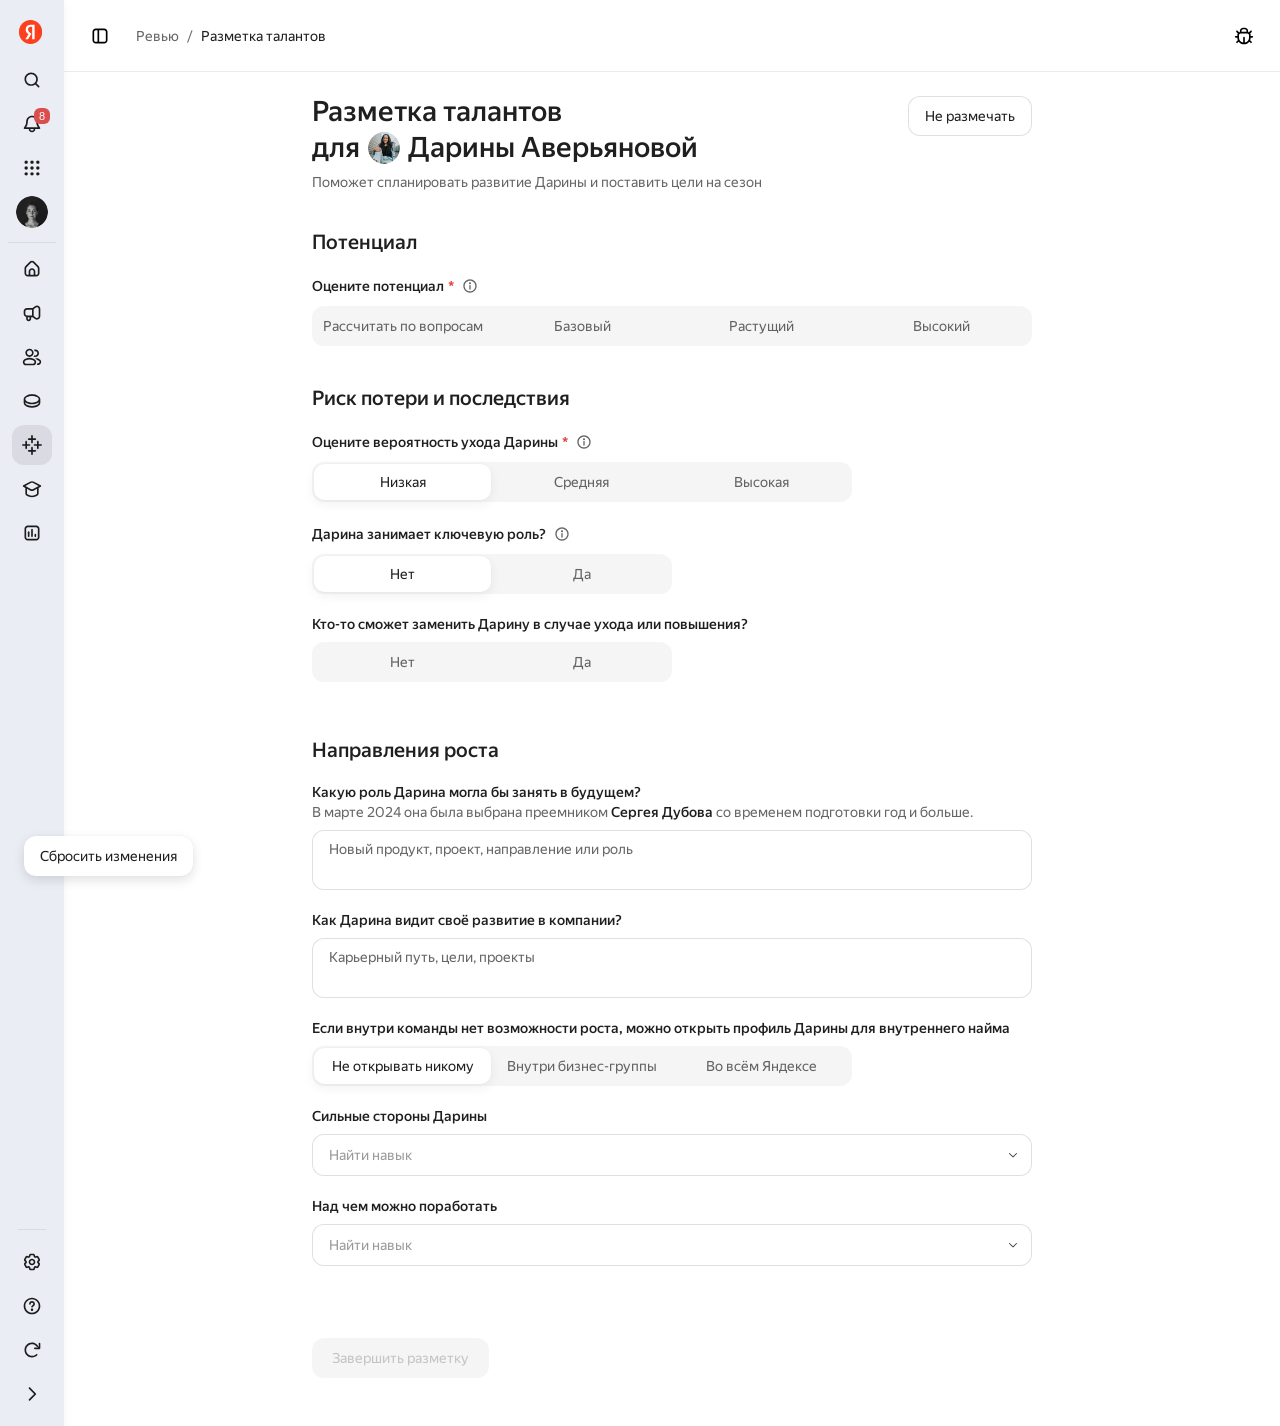
<file: index.html>
<!DOCTYPE html>
<html lang="ru">
<head>
  <meta charset="UTF-8" />
  <meta name="viewport" content="width=device-width, initial-scale=1" />
  <title>Разметка талантов — Дарина Аверьянова</title>
  <style>
    @font-face {
      font-family: "YS Text";
      src: url("./public/fonts/YS-Text-Regular.ttf") format("truetype");
      font-weight: 400;
      font-style: normal;
      font-display: swap;
    }
    @font-face {
      font-family: "YS Text";
      src: url("./public/fonts/YS-Text-Medium.ttf") format("truetype");
      font-weight: 500;
      font-style: normal;
      font-display: swap;
    }
    @font-face {
      font-family: "YS Text";
      src: url("./public/fonts/YS-Text-Bold.ttf") format("truetype");
      font-weight: 700;
      font-style: normal;
      font-display: swap;
    }

    :root {
      --text-primary: rgba(0, 0, 0, 0.88);
      --text-secondary: rgba(0, 0, 0, 0.6);
      --text-tertiary: rgba(0, 0, 0, 0.2);
      --border: rgba(0, 0, 0, 0.08);
      --border-strong: rgba(0, 0, 0, 0.12);
      --surface-100: #fff;
      --surface-muted: rgba(0, 0, 0, 0.04);
      --segment-bg: #f5f5f5;
      --shadow-sm: 0 0 1px rgba(0, 0, 0, 0.08), 0 4px 12px rgba(0, 0, 0, 0.06);
      --radius-control: 12px;
      --radius-inner: 10px;
      --space-xs: 8px;
      --space-s: 8px;
      --space-m: 16px;
      --space-l: 20px;
      --space-xl: 24px;
      --header-h: 72px;
      --sidebar-w: 64px;
      --sidebar-rail-bg: #ebedf5;
      --sidebar-rail-hover: rgba(0, 0, 0, 0.06);
      --sidebar-rail-active: rgba(0, 0, 0, 0.08);
      --brand-yandex-red: #fc3f1d;
      --content-max: 768px;
      --title-l: 28px;
      --title-l-lh: 32px;
      --title-m: 20px;
      --title-m-lh: 24px;
      --title-s: 20px;
      --title-s-lh: 24px;
      --body-s: 14px;
      --body-s-lh: 20px;
      --control-fs: 14px;
      --control-lh: 20px;
      --required: #e53935;
    }

    *,
    *::before,
    *::after {
      box-sizing: border-box;
    }

    html,
    body {
      height: 100%;
      margin: 0;
      font-family: "YS Text", -apple-system, BlinkMacSystemFont, "Segoe UI", sans-serif;
      font-size: var(--body-s);
      line-height: var(--body-s-lh);
      color: var(--text-primary);
      background: var(--surface-100);
      -webkit-font-smoothing: antialiased;
    }

    .app {
      display: flex;
      min-height: 100%;
    }

    /* Sidebar rail (Talent) */
    .sidebar.sidebar--rail {
      width: var(--sidebar-w);
      flex-shrink: 0;
      border-right: none;
      display: flex;
      flex-direction: column;
      align-items: center;
      background: var(--sidebar-rail-bg);
      box-shadow: 0 0 1px rgba(0, 0, 0, 0.06), 0 4px 12px rgba(0, 0, 0, 0.04);
    }

    .sidebar-rail__top {
      width: 100%;
      padding: 12px 10px 0;
      display: flex;
      flex-direction: column;
      align-items: center;
      gap: 4px;
    }

    .sidebar-rail__logo {
      display: flex;
      align-items: center;
      justify-content: center;
      width: 40px;
      height: 40px;
      border-radius: 100px;
      overflow: hidden;
      flex-shrink: 0;
      margin-bottom: 4px;
    }

    .sidebar-rail__logo img {
      width: 32px;
      height: 32px;
      display: block;
      object-fit: contain;
    }

    .sidebar-rail__tools {
      display: flex;
      flex-direction: column;
      align-items: center;
      gap: 4px;
      width: 100%;
    }

    .sidebar-rail__btn {
      width: 40px;
      height: 40px;
      padding: 0;
      border: none;
      border-radius: 12px;
      background: transparent;
      cursor: pointer;
      display: flex;
      align-items: center;
      justify-content: center;
      color: inherit;
      text-decoration: none;
      flex-shrink: 0;
      position: relative;
    }

    .sidebar-rail__btn:hover {
      background: var(--sidebar-rail-hover);
    }

    .sidebar-rail__btn--active {
      background: var(--sidebar-rail-active);
    }

    .sidebar-rail__btn--active:hover {
      background: var(--sidebar-rail-active);
    }

    .sidebar-rail__icon {
      width: 20px;
      height: 20px;
      display: block;
      object-fit: contain;
      opacity: 0.88;
    }

    .sidebar-rail__avatar {
      width: 32px;
      height: 32px;
      border-radius: 100px;
      object-fit: cover;
      display: block;
    }

    .sidebar-rail__badge {
      position: absolute;
      top: 4px;
      right: 2px;
      min-width: 16px;
      height: 16px;
      padding: 0 4px;
      border-radius: 6px;
      background: #da4e4e;
      color: #fff;
      font-size: 11px;
      font-weight: 500;
      line-height: 16px;
      text-align: center;
      font-feature-settings: "lnum" 1, "pnum" 1;
    }

    .sidebar-rail__divider {
      width: calc(100% - 16px);
      height: 1px;
      margin: 10px 0 6px;
      background: rgba(0, 0, 0, 0.08);
      flex-shrink: 0;
    }

    .sidebar-rail__nav {
      flex: 1;
      width: 100%;
      padding: 0 10px 12px;
      display: flex;
      flex-direction: column;
      align-items: center;
      gap: 4px;
      min-height: 0;
      overflow-y: auto;
    }

    .sidebar-rail__footer {
      width: 100%;
      padding: 0 10px 12px;
      display: flex;
      flex-direction: column;
      align-items: center;
      gap: 4px;
      flex-shrink: 0;
    }

    .sidebar-rail__footer .sidebar-rail__divider {
      margin-top: 0;
      margin-bottom: 8px;
    }

    /* Main */
    .main {
      flex: 1;
      min-width: 0;
      display: flex;
      flex-direction: column;
    }

    .top-header {
      height: var(--header-h);
      flex-shrink: 0;
      display: flex;
      align-items: center;
      gap: var(--space-m);
      padding: 0 var(--space-m);
      border-bottom: 1px solid var(--border);
    }

    .icon-btn {
      width: 40px;
      height: 40px;
      border: none;
      background: transparent;
      border-radius: var(--radius-control);
      cursor: pointer;
      display: flex;
      align-items: center;
      justify-content: center;
      color: var(--text-primary);
    }

    .icon-btn:hover {
      background: var(--surface-muted);
    }

    .icon-btn .asset-icon {
      width: 20px;
      height: 20px;
      flex-shrink: 0;
      display: block;
      object-fit: contain;
      pointer-events: none;
    }

    .breadcrumbs {
      flex: 1;
      display: flex;
      align-items: center;
      gap: 0;
      min-width: 0;
      font-size: var(--body-s);
      line-height: var(--body-s-lh);
    }

    .breadcrumbs a,
    .breadcrumbs span {
      color: var(--text-secondary);
      text-decoration: none;
      white-space: nowrap;
      overflow: hidden;
      text-overflow: ellipsis;
      max-width: 320px;
    }

    .breadcrumbs .sep {
      padding: 0 var(--space-xs);
      flex-shrink: 0;
    }

    .breadcrumbs .current {
      color: var(--text-primary);
    }

    .main-scroll {
      flex: 1;
      overflow: auto;
    }

    .sheet {
      max-width: var(--content-max);
      margin: 0 auto;
      padding: 0 var(--space-xl) 48px;
    }

    /* Hero / title block */
    .hero {
      padding: var(--space-xl) 0;
      display: flex;
      align-items: flex-start;
      justify-content: space-between;
      gap: var(--space-s);
      min-height: 136px;
    }

    .hero__text {
      flex: 1;
      min-width: 0;
      display: flex;
      flex-direction: column;
      gap: 4px;
    }

    .hero__title {
      font-weight: 500;
      font-size: var(--title-l);
      line-height: var(--title-l-lh);
      letter-spacing: 0;
      font-feature-settings: "lnum" 1, "pnum" 1;
    }

    .hero__row {
      display: flex;
      flex-wrap: wrap;
      align-items: center;
      gap: var(--space-xs);
    }

    .hero__avatar {
      width: 32px;
      height: 32px;
      border-radius: 100px;
      flex-shrink: 0;
      background: linear-gradient(135deg, #6c5ce7, #a29bfe);
      color: #fff;
      font-size: 13px;
      font-weight: 500;
      display: inline-flex;
      align-items: center;
      justify-content: center;
      font-feature-settings: "lnum" 1, "pnum" 1;
    }

    .hero__avatar--photo {
      background: rgba(0, 0, 0, 0.06);
      padding: 0;
      overflow: hidden;
    }

    .hero__avatar--photo img {
      width: 100%;
      height: 100%;
      object-fit: cover;
      display: block;
    }

    .hero__sub {
      color: var(--text-secondary);
      font-weight: 400;
      font-size: var(--body-s);
      line-height: var(--body-s-lh);
      margin-top: 4px;
      max-width: 520px;
    }

    .btn-ghost {
      flex-shrink: 0;
      height: 40px;
      padding: 0 var(--space-m);
      border-radius: var(--radius-control);
      border: 1px solid var(--border-strong);
      background: var(--surface-100);
      font-family: inherit;
      font-weight: 400;
      font-size: var(--control-fs);
      line-height: var(--control-lh);
      color: var(--text-primary);
      cursor: pointer;
      font-feature-settings: "lnum" 1, "pnum" 1;
    }

    .btn-ghost:hover {
      background: var(--surface-muted);
    }

    /* Form blocks */
    .form-stack {
      display: flex;
      flex-direction: column;
      gap: 40px;
    }

    .field-block {
      display: flex;
      flex-direction: column;
      gap: 0;
    }

    .field-block__title {
      font-weight: 500;
      font-size: var(--title-s);
      line-height: var(--title-s-lh);
      font-feature-settings: "lnum" 1, "pnum" 1;
      margin: 0 0 20px;
      color: var(--text-primary);
    }

    .field-block__fields {
      display: flex;
      flex-direction: column;
      gap: 20px;
      width: 100%;
    }

    .form-field {
      display: flex;
      flex-direction: column;
      gap: 8px;
      width: 100%;
    }

    .form-field > .label-row {
      margin-bottom: 0;
    }

    .field-caption {
      margin: 0;
      font-size: var(--body-s);
      line-height: var(--control-lh);
      color: var(--text-secondary);
      font-feature-settings: "lnum" 1, "pnum" 1;
    }

    .form-field > .label-row + #talent-future-role-hint {
      margin-top: -8px;
    }

    .field-caption__accent {
      font-weight: 500;
      color: var(--text-primary);
    }

    .label-row {
      display: flex;
      align-items: center;
      gap: 4px;
      flex-wrap: wrap;
    }

    .label {
      font-weight: 500;
      font-size: var(--control-fs);
      line-height: var(--control-lh);
      color: var(--text-primary);
    }

    .req {
      color: var(--required);
      font-weight: 500;
    }

    .info {
      display: inline-flex;
      align-items: center;
      justify-content: center;
      flex-shrink: 0;
      vertical-align: middle;
    }

    .info--with-tooltip {
      position: relative;
    }

    .info__btn {
      display: inline-flex;
      align-items: center;
      justify-content: center;
      width: 24px;
      height: 24px;
      padding: 0;
      margin: 0;
      border: none;
      background: transparent;
      border-radius: 6px;
      cursor: help;
      color: rgba(0, 0, 0, 0.6);
      box-sizing: border-box;
    }

    .info__btn:hover {
      background: var(--surface-muted);
    }

    .info__btn:focus-visible {
      outline: 2px solid rgba(31, 31, 31, 0.35);
      outline-offset: 2px;
    }

    .info__icon-img {
      display: block;
      flex-shrink: 0;
      width: 16px;
      height: 16px;
      object-fit: contain;
      pointer-events: none;
      opacity: 0.6;
    }

    .info-tooltip {
      position: absolute;
      left: 50%;
      top: calc(100% - 2px);
      padding-top: 8px;
      transform: translateX(-50%);
      z-index: 300;
      min-width: 260px;
      max-width: min(380px, calc(100vw - 32px));
      width: max-content;
      opacity: 0;
      visibility: hidden;
      pointer-events: none;
      transition: opacity 0.14s ease, visibility 0.14s ease;
    }

    .info--with-tooltip:hover .info-tooltip,
    .info--with-tooltip:focus-within .info-tooltip {
      opacity: 1;
      visibility: visible;
      pointer-events: auto;
    }

    .info-tooltip__panel {
      position: relative;
      padding: 16px;
      background: #292929;
      border-radius: 20px;
      box-shadow: 0 0 1px rgba(0, 0, 0, 0.2), 0 4px 16px rgba(0, 0, 0, 0.28);
      display: flex;
      flex-direction: column;
      gap: 8px;
      font-feature-settings: "lnum" 1, "pnum" 1;
    }

    .info-tooltip__panel::before {
      content: "";
      position: absolute;
      top: -6px;
      left: 50%;
      margin-left: -12px;
      border-left: 12px solid transparent;
      border-right: 12px solid transparent;
      border-bottom: 6px solid #292929;
    }

    .info-tooltip__row {
      display: flex;
      flex-direction: column;
      gap: 2px;
      max-width: 348px;
    }

    .info-tooltip__title {
      margin: 0;
      font-size: var(--body-s);
      line-height: var(--body-s-lh);
      font-weight: 400;
      color: rgba(255, 255, 255, 0.88);
    }

    .info-tooltip__desc {
      margin: 0;
      font-size: var(--body-s);
      line-height: var(--body-s-lh);
      font-weight: 400;
      color: rgba(255, 255, 255, 0.6);
    }

    .info-tooltip--wide {
      min-width: 300px;
      max-width: min(380px, calc(100vw - 32px));
    }

    .info-tooltip--wide .info-tooltip__panel {
      gap: 12px;
    }

    /* Segmented Control (Figma 9800:809875) */
    .segment {
      display: flex;
      flex-wrap: nowrap;
      align-items: center;
      justify-content: center;
      gap: 2px;
      padding: 2px;
      box-sizing: border-box;
      background: var(--segment-bg);
      border-radius: var(--radius-control);
      max-width: 100%;
      align-self: flex-start;
      min-height: 40px;
      height: 40px;
    }

    .segment--2 {
      width: 50%;
    }

    .segment--3 {
      width: 75%;
    }

    .segment--4 {
      width: 100%;
    }

    .segment__btn {
      appearance: none;
      border: none;
      margin: 0;
      cursor: pointer;
      font-family: inherit;
      font-size: var(--body-s);
      line-height: var(--body-s-lh);
      font-weight: 400;
      color: var(--text-secondary);
      background: transparent;
      border-radius: var(--radius-inner);
      flex: 1 0 0;
      min-width: 0;
      min-height: 36px;
      height: 36px;
      padding: 0 12px;
      display: flex;
      align-items: center;
      justify-content: center;
      text-align: center;
      white-space: nowrap;
      overflow: hidden;
      text-overflow: ellipsis;
      transition: background 0.15s ease, box-shadow 0.15s ease, color 0.15s ease;
      font-feature-settings: "lnum" 1, "pnum" 1;
    }

    .segment__btn:hover:not(.segment__btn--active) {
      background: rgba(255, 255, 255, 0.45);
    }

    .segment__btn--active {
      background: var(--surface-100);
      box-shadow: var(--shadow-sm);
      font-weight: 400;
      color: var(--text-primary);
    }

    /* Подпись под «Оцените потенциал» (Figma 9706:411859, Caption / Body S) */
    .potential-caption {
      margin-top: var(--space-xs);
      max-width: 100%;
      font-size: var(--body-s);
      line-height: var(--body-s-lh);
      font-weight: 400;
      color: rgba(0, 0, 0, 0.6);
      font-feature-settings: "lnum" 1, "pnum" 1;
      white-space: pre-wrap;
    }

    /* Анкета «Рассчитать по вопросам» (Figma 9700:366972) */
    .potential-quiz {
      margin-top: 16px;
      max-width: 720px;
      width: 100%;
      padding-top: 0;
      padding-bottom: var(--space-xs);
      display: flex;
      flex-direction: column;
      gap: 12px;
      align-items: flex-start;
    }

    .potential-quiz[hidden] {
      display: none !important;
    }

    /* Доп. вопросы при «Средняя» / «Высокая» (Figma 9712:125081) */
    .risk-followup {
      display: flex;
      flex-direction: column;
      gap: 20px;
      max-width: 720px;
      width: 100%;
    }

    .risk-followup[hidden] {
      display: none !important;
    }

    .risk-followup__section {
      display: flex;
      flex-direction: column;
      gap: var(--space-xs);
      width: 100%;
    }

    .risk-chips-stack {
      display: flex;
      flex-direction: column;
      gap: var(--space-xs);
      width: 100%;
    }

    .risk-followup__label {
      font-size: var(--body-s);
      line-height: var(--control-lh);
      font-weight: 500;
      color: rgba(0, 0, 0, 0.88);
      font-feature-settings: "lnum" 1, "pnum" 1;
    }

    .risk-chips {
      display: flex;
      flex-wrap: wrap;
      gap: var(--space-xs);
      align-items: flex-start;
    }

    .risk-chip {
      appearance: none;
      border: 1px solid rgba(0, 0, 0, 0.12);
      border-radius: 10px;
      padding: 6px 12px;
      min-height: 32px;
      box-sizing: border-box;
      font-family: inherit;
      font-size: var(--control-fs);
      line-height: var(--control-lh);
      font-weight: 400;
      color: rgba(0, 0, 0, 0.88);
      background: transparent;
      cursor: pointer;
      font-feature-settings: "lnum" 1, "pnum" 1;
      text-align: left;
    }

    .risk-chip:hover {
      background: var(--surface-muted);
    }

    .risk-chip--selected {
      border-color: #1f1f1f;
      background: transparent;
    }

    .risk-input-wrap {
      width: 100%;
      max-width: 720px;
    }

    .risk-input-wrap[hidden] {
      display: none !important;
    }

    .risk-text-input {
      width: 100%;
      min-height: 40px;
      padding: 10px 12px;
      border: 1px solid rgba(0, 0, 0, 0.12);
      border-radius: var(--radius-control);
      font-family: inherit;
      font-size: var(--control-fs);
      line-height: var(--control-lh);
      font-weight: 400;
      color: rgba(0, 0, 0, 0.88);
      background: var(--surface-100);
      font-feature-settings: "lnum" 1, "pnum" 1;
      box-sizing: border-box;
    }

    .risk-text-input::placeholder {
      color: rgba(0, 0, 0, 0.4);
    }

    .risk-text-input:focus {
      outline: none;
      border-color: rgba(0, 0, 0, 0.24);
    }

    .risk-checks {
      display: flex;
      flex-direction: column;
      gap: 12px;
      align-items: flex-start;
      width: 100%;
    }

    .risk-cb-block {
      display: flex;
      flex-direction: column;
      gap: 8px;
      width: 100%;
      max-width: 720px;
    }

    .risk-cb-row {
      position: relative;
      display: flex;
      align-items: flex-start;
      gap: 12px;
      cursor: pointer;
      font-family: inherit;
      font-size: var(--control-fs);
      line-height: var(--control-lh);
      font-weight: 400;
      color: rgba(0, 0, 0, 0.88);
      font-feature-settings: "lnum" 1, "pnum" 1;
    }

    .risk-cb-input {
      position: absolute;
      left: 0;
      top: 0;
      width: 1px;
      height: 1px;
      padding: 0;
      margin: -1px;
      overflow: hidden;
      clip: rect(0, 0, 0, 0);
      white-space: nowrap;
      border: 0;
    }

    .risk-cb-visual {
      flex-shrink: 0;
      width: 20px;
      height: 20px;
      margin: 0;
      border-radius: 6px;
      border: 1px solid rgba(0, 0, 0, 0.12);
      background: var(--surface-100);
      box-sizing: border-box;
      position: relative;
    }

    .risk-cb-input:checked + .risk-cb-visual {
      background: #1f1f1f;
      border-color: #1f1f1f;
    }

    .risk-cb-input:checked + .risk-cb-visual::after {
      content: "";
      position: absolute;
      left: 6px;
      top: 3px;
      width: 5px;
      height: 9px;
      border: solid #fff;
      border-width: 0 1.5px 1.5px 0;
      transform: rotate(45deg);
      box-sizing: border-box;
    }

    .risk-cb-input:focus-visible + .risk-cb-visual {
      outline: 2px solid rgba(31, 31, 31, 0.35);
      outline-offset: 2px;
    }

    .potential-quiz__q {
      display: flex;
      flex-direction: column;
      gap: var(--space-xs);
      width: 100%;
      max-width: 720px;
    }

    .potential-quiz__stem {
      margin: 0;
      font-size: var(--body-s);
      line-height: var(--body-s-lh);
      font-weight: 400;
      color: rgba(0, 0, 0, 0.88);
      font-feature-settings: "lnum" 1, "pnum" 1;
    }

    .potential-quiz__radios {
      display: flex;
      flex-wrap: wrap;
      gap: var(--space-xl);
      align-items: flex-start;
    }

    .potential-quiz__opt {
      position: relative;
      display: inline-flex;
      align-items: center;
      gap: 12px;
      cursor: pointer;
      font-family: inherit;
      font-size: var(--control-fs);
      line-height: var(--control-lh);
      font-weight: 400;
      color: rgba(0, 0, 0, 0.9);
      font-feature-settings: "lnum" 1, "pnum" 1;
    }

    /* Нативный input поверх круга; визуал как Radiobox selected (Figma 9700:367092) */
    .potential-quiz__input {
      position: absolute;
      left: 0;
      top: 50%;
      transform: translateY(-50%);
      width: 20px;
      height: 20px;
      margin: 0;
      opacity: 0;
      cursor: pointer;
      z-index: 2;
      appearance: none;
      -webkit-appearance: none;
    }

    .potential-quiz__ctrl {
      display: inline-flex;
      align-items: center;
      justify-content: center;
      width: 20px;
      height: 20px;
      flex-shrink: 0;
      box-sizing: border-box;
      border-radius: 100px;
      border: 1px solid rgba(0, 0, 0, 0.12);
      background: transparent;
      pointer-events: none;
    }

    .potential-quiz__input:focus-visible + .potential-quiz__ctrl {
      outline: 2px solid rgba(0, 0, 0, 0.22);
      outline-offset: 2px;
    }

    .potential-quiz__input:checked + .potential-quiz__ctrl {
      background: #1f1f1f;
      border-color: #1f1f1f;
    }

    .potential-quiz__input:checked + .potential-quiz__ctrl::after {
      content: "";
      display: block;
      width: 8px;
      height: 8px;
      border-radius: 50%;
      background: #fff;
    }

    .potential-quiz__submit {
      margin-top: 0;
      align-self: flex-start;
      padding: 6px var(--space-m);
      min-height: 32px;
      border-radius: 10px;
      border: 1px solid rgba(0, 0, 0, 0.12);
      background: transparent;
      font-family: inherit;
      font-size: var(--control-fs);
      line-height: var(--control-lh);
      font-weight: 400;
      color: rgba(0, 0, 0, 0.88);
      cursor: pointer;
      font-feature-settings: "lnum" 1, "pnum" 1;
    }

    .potential-quiz__submit:hover {
      background: var(--surface-muted);
    }

    .stack-fields {
      display: flex;
      flex-direction: column;
      gap: var(--space-l);
    }

    .successor-followup {
      display: flex;
      flex-direction: column;
      gap: var(--space-xs);
      width: 100%;
      max-width: 720px;
      margin-top: var(--space-xs);
    }

    .successor-followup__block[hidden] {
      display: none !important;
    }

    .successor-radios {
      display: flex;
      flex-direction: column;
      gap: var(--space-xs);
      align-items: flex-start;
      width: 100%;
    }

    .successor-rows {
      display: flex;
      flex-direction: column;
      gap: 8px;
      width: 100%;
    }

    .successor-yes-stack {
      display: flex;
      flex-direction: column;
      gap: 8px;
    }

    .succ-row {
      display: flex;
      flex-wrap: wrap;
      align-items: flex-start;
      gap: 12px;
      width: 100%;
    }

    .succ-cell {
      flex: 1 1 160px;
      min-width: 0;
    }

    .succ-cell--narrow {
      flex: 0 0 auto;
    }

    .succ-field {
      position: relative;
      border: 1px solid rgba(0, 0, 0, 0.12);
      border-radius: var(--radius-control);
      min-height: 40px;
      background: var(--surface-100);
      box-sizing: border-box;
    }

    .succ-field:focus-within {
      border-color: rgba(0, 0, 0, 0.24);
    }

    .succ-field--person {
      position: relative;
    }

    .succ-person-trigger {
      display: flex;
      align-items: center;
      width: 100%;
      min-height: 40px;
      margin: 0;
      padding: 10px 12px;
      border: none;
      border-radius: var(--radius-control);
      background: transparent;
      font-family: inherit;
      font-size: var(--control-fs);
      line-height: var(--control-lh);
      text-align: left;
      cursor: pointer;
      font-feature-settings: "lnum" 1, "pnum" 1;
      box-sizing: border-box;
      color: rgba(0, 0, 0, 0.88);
    }

    .succ-person-trigger__text--muted {
      color: rgba(0, 0, 0, 0.4);
    }

    .succ-field--has-chip .succ-person-trigger {
      position: absolute;
      left: 0;
      top: 0;
      right: 0;
      bottom: 0;
      opacity: 0;
      pointer-events: none;
    }

    .succ-dd {
      position: relative;
      width: 100%;
      border: 1px solid rgba(0, 0, 0, 0.12);
      border-radius: var(--radius-control);
      background: var(--surface-100);
      box-sizing: border-box;
    }

    .succ-dd:focus-within {
      border-color: rgba(0, 0, 0, 0.24);
    }

    .succ-dd-trigger {
      display: flex;
      align-items: center;
      justify-content: space-between;
      gap: 8px;
      width: 100%;
      min-height: 40px;
      margin: 0;
      padding: 10px 12px;
      border: none;
      border-radius: var(--radius-control);
      background: transparent;
      font-family: inherit;
      font-size: var(--control-fs);
      line-height: var(--control-lh);
      text-align: left;
      cursor: pointer;
      font-feature-settings: "lnum" 1, "pnum" 1;
      box-sizing: border-box;
      color: rgba(0, 0, 0, 0.88);
    }

    .succ-dd-trigger__text {
      flex: 1;
      min-width: 0;
      overflow: hidden;
      text-overflow: ellipsis;
      white-space: nowrap;
    }

    .succ-dd-trigger__text--muted {
      color: rgba(0, 0, 0, 0.4);
    }

    .succ-dd-trigger__chev {
      flex-shrink: 0;
      width: 12px;
      height: 12px;
      margin-right: 2px;
      display: block;
      object-fit: contain;
      opacity: 0.75;
      transition: transform 0.15s ease;
    }

    .succ-dd-trigger[aria-expanded="true"] .succ-dd-trigger__chev {
      transform: rotate(180deg);
    }

    .succ-menu {
      position: absolute;
      left: 0;
      right: 0;
      top: calc(100% + 8px);
      z-index: 400;
      display: flex;
      flex-direction: column;
      gap: 4px;
      padding: 4px;
      margin: 0;
      list-style: none;
      border-radius: 16px;
      background: #fff;
      box-shadow: 0 0 1px rgba(0, 0, 0, 0.12), 0 4px 12px rgba(0, 0, 0, 0.12);
      box-sizing: border-box;
    }

    .succ-menu[hidden] {
      display: none !important;
    }

    .succ-menu__opt {
      display: flex;
      align-items: center;
      gap: 8px;
      width: 100%;
      margin: 0;
      padding: 10px 12px;
      min-height: 40px;
      border: none;
      border-radius: 12px;
      background: transparent;
      font-family: inherit;
      font-size: var(--control-fs);
      line-height: var(--control-lh);
      color: rgba(0, 0, 0, 0.88);
      text-align: left;
      cursor: pointer;
      font-feature-settings: "lnum" 1, "pnum" 1;
      box-sizing: border-box;
    }

    .succ-menu__opt-avatar {
      width: 24px;
      height: 24px;
      border-radius: 50%;
      object-fit: cover;
      flex-shrink: 0;
    }

    .succ-menu__opt:hover {
      background: rgba(0, 0, 0, 0.04);
    }

    .succ-menu__opt[hidden] {
      display: none !important;
    }

    .succ-menu__opt:disabled {
      display: none !important;
      pointer-events: none;
    }

    .succ-chip-layer {
      display: none;
      align-items: center;
      gap: 4px;
      flex-wrap: wrap;
      padding: 4px 12px 4px 4px;
      min-height: 40px;
      box-sizing: border-box;
    }

    .succ-field--has-chip .succ-chip-layer {
      display: flex;
    }

    .succ-chip {
      display: inline-flex;
      align-items: center;
      gap: 6px;
      max-width: 100%;
      padding: 2px 4px 2px 2px;
      border: 1px solid rgba(0, 0, 0, 0.12);
      border-radius: 100px;
      background: #fff;
      box-sizing: border-box;
    }

    .succ-chip-avatar {
      position: relative;
      width: 24px;
      height: 24px;
      border-radius: 50%;
      flex-shrink: 0;
      background: rgba(0, 0, 0, 0.06);
      color: rgba(0, 0, 0, 0.75);
      font-size: 10px;
      font-weight: 500;
      line-height: 24px;
      text-align: center;
      overflow: hidden;
    }

    .succ-chip-avatar__img {
      position: absolute;
      inset: 0;
      width: 100%;
      height: 100%;
      object-fit: cover;
      display: none;
    }

    .succ-chip-avatar--photo .succ-chip-avatar__img {
      display: block;
    }

    .succ-chip-avatar__initials {
      position: relative;
      z-index: 1;
    }

    .succ-chip-avatar--photo .succ-chip-avatar__initials {
      visibility: hidden;
    }

    .succ-chip-name {
      font-size: var(--control-fs);
      line-height: var(--control-lh);
      color: rgba(0, 0, 0, 0.88);
      white-space: nowrap;
      overflow: hidden;
      text-overflow: ellipsis;
      max-width: 200px;
    }

    .succ-chip-clear {
      display: inline-flex;
      align-items: center;
      justify-content: center;
      width: 24px;
      height: 24px;
      padding: 0;
      margin: 0;
      border: none;
      border-radius: 100px;
      background: transparent;
      color: rgba(0, 0, 0, 0.45);
      cursor: pointer;
      flex-shrink: 0;
    }

    .succ-chip-clear:hover {
      background: rgba(0, 0, 0, 0.06);
      color: rgba(0, 0, 0, 0.75);
    }

    .succ-chip-clear__icon {
      display: block;
      width: 14px;
      height: 14px;
      object-fit: contain;
      pointer-events: none;
    }

    .succ-row-remove {
      display: inline-flex;
      align-items: center;
      justify-content: center;
      width: 40px;
      height: 40px;
      margin: 0;
      padding: 0;
      border: none;
      border-radius: var(--radius-control);
      background: transparent;
      color: rgba(0, 0, 0, 0.6);
      cursor: pointer;
      flex-shrink: 0;
    }

    .succ-row-remove:hover {
      background: var(--surface-muted);
      color: rgba(0, 0, 0, 0.88);
    }

    .succ-row-remove__icon {
      display: block;
      width: 16px;
      height: 16px;
      object-fit: contain;
      pointer-events: none;
      opacity: 0.6;
    }

    .successor-add-btn {
      display: inline-flex;
      align-items: center;
      justify-content: center;
      align-self: flex-start;
      gap: 4px;
      min-height: 28px;
      padding: 2px 8px;
      margin: 0;
      border: 1px solid rgba(0, 0, 0, 0.12);
      border-radius: 10px;
      background: var(--surface-100);
      font-family: inherit;
      font-size: 13px;
      line-height: 18px;
      font-weight: 400;
      color: rgba(0, 0, 0, 0.88);
      cursor: pointer;
      font-feature-settings: "lnum" 1, "pnum" 1;
    }

    .succ-add-icon {
      width: 14px;
      height: 14px;
      flex-shrink: 0;
      display: block;
      object-fit: contain;
      pointer-events: none;
    }

    .successor-add-btn:hover {
      background: var(--surface-muted);
    }

    .successor-add-btn[hidden] {
      display: none !important;
    }

    .successor-radios .potential-quiz__opt {
      width: 100%;
      max-width: 720px;
    }

    /* Textarea */
    .textarea {
      width: 100%;
      height: 60px;
      min-height: 60px;
      max-height: 60px;
      resize: none;
      overflow-y: auto;
      border: 1px solid var(--border-strong);
      border-radius: var(--radius-control);
      padding: var(--space-s) var(--space-m);
      font-family: inherit;
      font-size: var(--control-fs);
      line-height: var(--control-lh);
      color: var(--text-primary);
      background: var(--surface-100);
    }

    .textarea::placeholder {
      color: var(--text-secondary);
    }

    .textarea:focus {
      outline: 2px solid rgba(0, 0, 0, 0.12);
      outline-offset: 0;
    }

    /* Fake select */
    .select {
      width: 100%;
      height: 40px;
      border: 1px solid var(--border-strong);
      border-radius: var(--radius-control);
      padding: 0 40px 0 var(--space-m);
      display: flex;
      align-items: center;
      font-size: var(--control-fs);
      line-height: var(--control-lh);
      color: var(--text-secondary);
      background: var(--surface-100);
      position: relative;
      cursor: default;
    }

    .select::after {
      content: "";
      position: absolute;
      right: 12px;
      top: 50%;
      width: 12px;
      height: 12px;
      transform: translateY(-50%);
      background: url("assets/icons/Arrow%20_%20Short%20_%20Down.svg") center / contain no-repeat;
      opacity: 0.75;
      pointer-events: none;
    }

    .select--value {
      color: var(--text-primary);
    }

    .skill-input {
      position: relative;
      display: flex;
      flex-wrap: wrap;
      align-items: center;
      gap: 4px;
      min-height: 40px;
      width: 100%;
      max-width: 720px;
      padding: 4px 40px 4px 4px;
      box-sizing: border-box;
      border: 1px solid rgba(0, 0, 0, 0.12);
      border-radius: var(--radius-control);
      background: var(--surface-100);
      cursor: pointer;
      font-feature-settings: "lnum" 1, "pnum" 1;
    }

    .skill-input:focus-within {
      border-color: rgba(0, 0, 0, 0.24);
    }

    .skill-input::after {
      content: "";
      position: absolute;
      right: 12px;
      top: 50%;
      width: 12px;
      height: 12px;
      transform: translateY(-50%);
      background: url("assets/icons/Arrow%20_%20Short%20_%20Down.svg") center / contain no-repeat;
      opacity: 0.75;
      pointer-events: none;
    }

    .skill-input__tags {
      display: flex;
      flex-wrap: wrap;
      gap: 4px;
      align-items: center;
      min-height: 32px;
    }

    .skill-input__hint {
      margin: 0;
      padding: 6px 8px;
      border: none;
      background: transparent;
      font-family: inherit;
      font-size: var(--body-s);
      line-height: var(--body-s-lh);
      color: rgba(0, 0, 0, 0.4);
      cursor: pointer;
      text-align: left;
      flex: 1 1 120px;
      min-width: 0;
    }

    .skill-input:has(.skill-tag) .skill-input__hint {
      flex: 0 1 auto;
    }

    .skill-tag {
      display: inline-flex;
      align-items: center;
      max-width: 100%;
      border: 1px solid rgba(0, 0, 0, 0.12);
      border-radius: 8px;
      background: var(--surface-100);
      box-sizing: border-box;
    }

    .skill-tag__text {
      padding: 6px 4px 6px 10px;
      font-size: var(--control-fs);
      line-height: var(--control-lh);
      color: rgba(0, 0, 0, 0.88);
      white-space: nowrap;
      overflow: hidden;
      text-overflow: ellipsis;
      max-width: 280px;
    }

    .skill-tag__remove {
      display: inline-flex;
      align-items: center;
      justify-content: center;
      width: 24px;
      height: 24px;
      margin: 0 4px 0 0;
      padding: 0;
      border: none;
      border-radius: 6px;
      background: transparent;
      cursor: pointer;
    }

    .skill-tag__remove:hover {
      background: rgba(0, 0, 0, 0.06);
    }

    .skill-tag__remove-icon {
      display: block;
      width: 16px;
      height: 16px;
      object-fit: contain;
      pointer-events: none;
      opacity: 0.6;
    }

    .skill-tag__remove:hover .skill-tag__remove-icon {
      opacity: 0.75;
    }

    .form-footer {
      margin-top: 32px;
    }

    .btn-submit {
      height: 40px;
      min-width: 170px;
      padding: 0 var(--space-l);
      border: none;
      border-radius: var(--radius-control);
      font-family: inherit;
      font-size: var(--control-fs);
      line-height: var(--control-lh);
      font-feature-settings: "lnum" 1, "pnum" 1;
    }

    .btn-submit:disabled {
      cursor: not-allowed;
      background: var(--surface-muted);
      color: var(--text-tertiary);
    }

    .btn-submit:not(:disabled) {
      cursor: pointer;
      background: #1f1f1f;
      color: #fff;
    }

    .btn-submit:not(:disabled):hover {
      filter: brightness(1.08);
    }

    @media (max-width: 1100px) {
      .app {
        flex-direction: column;
      }
      .sidebar.sidebar--rail {
        width: 100%;
        flex-direction: row;
        flex-wrap: wrap;
        align-items: center;
        justify-content: flex-start;
        border-right: none;
        border-bottom: 1px solid var(--border);
        box-shadow: none;
      }
      .sidebar-rail__top {
        flex-direction: row;
        width: auto;
        padding: 8px;
        gap: 4px;
      }
      .sidebar-rail__logo {
        margin-bottom: 0;
      }
      .sidebar-rail__tools {
        flex-direction: row;
      }
      .sidebar-rail__divider {
        display: none;
      }
      .sidebar-rail__nav {
        flex: 1 1 auto;
        flex-direction: row;
        flex-wrap: wrap;
        justify-content: center;
        padding: 8px;
        overflow: visible;
      }
      .sidebar-rail__footer {
        flex-direction: row;
        width: auto;
        padding: 8px;
      }
      .sidebar-rail__footer .sidebar-rail__divider {
        display: none;
      }
    }

    @media (max-width: 640px) {
      .hero {
        flex-direction: column;
        align-items: stretch;
      }
      .segment--2,
      .segment--3 {
        width: 100%;
      }
    }
  </style>
</head>
<body>
  <div class="app">
    <aside class="sidebar sidebar--rail" aria-label="Навигация">
      <div class="sidebar-rail__top">
        <a class="sidebar-rail__logo" href="review-home.html" title="Яндекс" aria-label="Яндекс">
          <img src="assets/icons/Logo.svg" width="32" height="32" alt="" decoding="async" />
        </a>
        <div class="sidebar-rail__tools">
          <button type="button" class="sidebar-rail__btn" title="Поиск" aria-label="Поиск">
            <img class="sidebar-rail__icon" src="assets/icons/Search.svg" width="20" height="20" alt="" decoding="async" />
          </button>
          <button type="button" class="sidebar-rail__btn" title="Уведомления" aria-label="Уведомления">
            <img class="sidebar-rail__icon" src="assets/icons/Notifications.svg" width="20" height="20" alt="" decoding="async" />
            <span class="sidebar-rail__badge" aria-hidden="true">8</span>
          </button>
          <button type="button" class="sidebar-rail__btn" title="Все сервисы" aria-label="Все сервисы">
            <img class="sidebar-rail__icon" src="assets/icons/Grid%20Dots.svg" width="20" height="20" alt="" decoding="async" />
          </button>
          <button type="button" class="sidebar-rail__btn" title="Профиль" aria-label="Профиль">
            <img class="sidebar-rail__avatar" src="assets/avatars/Irina.png" width="32" height="32" alt="" decoding="async" />
          </button>
        </div>
      </div>
      <div class="sidebar-rail__divider" aria-hidden="true"></div>
      <nav class="sidebar-rail__nav" aria-label="Разделы Talent">
        <a class="sidebar-rail__btn" href="review-home.html" title="Главная">
          <img class="sidebar-rail__icon" src="assets/icons/Home.svg" width="20" height="20" alt="" decoding="async" />
        </a>
        <a class="sidebar-rail__btn" href="#" title="Сигналы" onclick="return false;">
          <img class="sidebar-rail__icon" src="assets/icons/Megaphone.svg" width="20" height="20" alt="" decoding="async" />
        </a>
        <a class="sidebar-rail__btn" href="employees-table.html" title="Потолки">
          <img class="sidebar-rail__icon" src="assets/icons/Group.svg" width="20" height="20" alt="" decoding="async" />
        </a>
        <a class="sidebar-rail__btn" href="#" title="Финансы" onclick="return false;">
          <img class="sidebar-rail__icon" src="assets/icons/Finance%20_%20Coin%20_%20On.svg" width="20" height="20" alt="" decoding="async" />
        </a>
        <a class="sidebar-rail__btn sidebar-rail__btn--active" href="review-home.html" title="Перформанс" aria-current="page">
          <img class="sidebar-rail__icon" src="assets/icons/Review%20_%20Fantastic.svg" width="20" height="20" alt="" decoding="async" />
        </a>
        <a class="sidebar-rail__btn" href="index.html" title="Планы развития">
          <img class="sidebar-rail__icon" src="assets/icons/Graduation%20Cap.svg" width="20" height="20" alt="" decoding="async" />
        </a>
        <a class="sidebar-rail__btn" href="#" title="Офис" onclick="return false;">
          <img class="sidebar-rail__icon" src="assets/icons/Chart.svg" width="20" height="20" alt="" decoding="async" />
        </a>
      </nav>
      <div class="sidebar-rail__footer">
        <div class="sidebar-rail__divider" aria-hidden="true"></div>
        <a class="sidebar-rail__btn" href="#" title="Настройки" onclick="return false;">
          <img class="sidebar-rail__icon" src="assets/icons/Settings.svg" width="20" height="20" alt="" decoding="async" />
        </a>
        <a class="sidebar-rail__btn" href="#" title="Поделитесь мнением" onclick="return false;">
          <img class="sidebar-rail__icon" src="assets/icons/Help.svg" width="20" height="20" alt="" decoding="async" />
        </a>
        <button type="button" class="sidebar-rail__btn" title="Обновить" aria-label="Обновить">
          <img class="sidebar-rail__icon" src="assets/icons/Refresh.svg" width="20" height="20" alt="" decoding="async" />
        </button>
        <button type="button" class="sidebar-rail__btn" title="Развернуть панель" aria-label="Развернуть панель">
          <img class="sidebar-rail__icon" src="assets/icons/Arrow%20_%20Short%20_%20Right.svg" width="20" height="20" alt="" decoding="async" />
        </button>
      </div>
    </aside>

    <div class="main">
      <header class="top-header">
        <button type="button" class="icon-btn" aria-label="Меню">
          <img
            class="asset-icon"
            src="assets/icons/Sidebar%20_%20Left.svg"
            width="20"
            height="20"
            alt=""
            decoding="async"
          />
        </button>
        <nav class="breadcrumbs" aria-label="Хлебные крошки">
          <a href="review-home.html">Ревью</a>
          <span class="sep">/</span>
          <span class="current">Разметка талантов</span>
        </nav>
        <button type="button" class="icon-btn" aria-label="Сообщить об ошибке">
          <img class="asset-icon" src="assets/icons/Bug.svg" width="20" height="20" alt="" decoding="async" />
        </button>
      </header>

      <div class="main-scroll">
        <div class="sheet">
          <section class="hero">
            <div class="hero__text">
              <div class="hero__title">Разметка талантов</div>
              <div class="hero__row hero__title">
                <span>для</span>
                <span id="hero-emp-avatar" class="hero__avatar hero__avatar--photo" role="img" aria-label="Дарины Аверьяновой">
                  <img id="hero-emp-avatar-img" src="assets/avatars/Darina.png" alt="" width="32" height="32" decoding="async" />
                </span>
                <span id="hero-emp-genitive">Дарины Аверьяновой</span>
              </div>
              <p id="hero-emp-sub" class="hero__sub">Поможет спланировать развитие сотрудника и поставить цели на сезон</p>
            </div>
            <button type="button" class="btn-ghost">Не размечать</button>
          </section>

          <form class="form-stack" id="talent-form" novalidate>
            <!-- Потенциал -->
            <div class="field-block">
              <div class="field-block__title">Потенциал</div>
              <div class="field-block__fields">
                <div class="form-field">
                  <div class="label-row">
                    <span class="label">Оцените потенциал</span>
                    <span class="req" aria-hidden="true">*</span>
                    <span class="info info--with-tooltip">
                      <button
                        type="button"
                        class="info__btn"
                        aria-describedby="potential-hint"
                        aria-label="Пояснение к уровням потенциала"
                      >
                        <img
                          class="info__icon-img"
                          src="assets/icons/Info.svg"
                          width="16"
                          height="16"
                          alt=""
                          decoding="async"
                        />
                      </button>
                      <span id="potential-hint" class="info-tooltip info-tooltip--wide" role="tooltip">
                        <span class="info-tooltip__panel">
                          <span class="info-tooltip__row">
                            <span class="info-tooltip__title">Базовый</span>
                            <span class="info-tooltip__desc"
                              >Соответствует текущей роли. Для перехода на следующий уровень пока недостаточно навыков, опыта и/или мотивации</span
                            >
                          </span>
                          <span class="info-tooltip__row">
                            <span class="info-tooltip__title">Растущий</span>
                            <span class="info-tooltip__desc" id="potential-hint-growing"
                              >Развивается в своей роли, нужно растить навыки для следующей роли. Мотивирован на развитие, амбициозен. Нужна поддержка, чтобы самостоятельно драйвить более сложные
                              проекты</span
                            >
                          </span>
                          <span class="info-tooltip__row">
                            <span class="info-tooltip__title">Высокий</span>
                            <span class="info-tooltip__desc" id="potential-hint-high"
                              >Готов к переходу на следующую роль в течение года. Обладает необходимыми навыками и опытом, успешно ведет сложные проекты и проактивно расширяет
                              зону ответственности</span
                            >
                          </span>
                        </span>
                      </span>
                    </span>
                  </div>
                  <div class="segment segment--4 segment--potential" role="group" aria-label="Потенциал">
                    <button type="button" class="segment__btn" data-name="potential" data-value="unknown">Рассчитать по вопросам</button>
                    <button type="button" class="segment__btn" data-name="potential" data-value="basic">Базовый</button>
                    <button type="button" class="segment__btn" data-name="potential" data-value="growing">Растущий</button>
                    <button type="button" class="segment__btn" data-name="potential" data-value="high">Высокий</button>
                  </div>
              <p id="potential-caption" class="potential-caption" hidden aria-live="polite"></p>
              <div id="potential-quiz" class="potential-quiz" hidden>
                <div class="potential-quiz__q">
                  <p class="potential-quiz__stem">
                    Конструктивно и аргументированно доносит свою позицию до стейкхолдеров и может влиять на решение
                  </p>
                  <div class="potential-quiz__radios" role="radiogroup" aria-label="Вопрос 1">
                    <label class="potential-quiz__opt"
                      ><input type="radio" class="potential-quiz__input" name="pq-0" value="no" /><span class="potential-quiz__ctrl" aria-hidden="true"></span><span>Нет</span></label
                    >
                    <label class="potential-quiz__opt"
                      ><input type="radio" class="potential-quiz__input" name="pq-0" value="yes" /><span class="potential-quiz__ctrl" aria-hidden="true"></span><span>Да</span></label
                    >
                  </div>
                </div>
                <div class="potential-quiz__q">
                  <p class="potential-quiz__stem">
                    Самостоятельно ставит амбициозные цели, принимает сложные решения и достигает результата
                  </p>
                  <div class="potential-quiz__radios" role="radiogroup" aria-label="Вопрос 2">
                    <label class="potential-quiz__opt"
                      ><input type="radio" class="potential-quiz__input" name="pq-1" value="no" /><span class="potential-quiz__ctrl" aria-hidden="true"></span><span>Нет</span></label
                    >
                    <label class="potential-quiz__opt"
                      ><input type="radio" class="potential-quiz__input" name="pq-1" value="yes" /><span class="potential-quiz__ctrl" aria-hidden="true"></span><span>Да</span></label
                    >
                  </div>
                </div>
                <div class="potential-quiz__q">
                  <p class="potential-quiz__stem">
                    В стрессе сохраняет спокойствие, эффективность и помогает команде/коллегам собраться
                  </p>
                  <div class="potential-quiz__radios" role="radiogroup" aria-label="Вопрос 3">
                    <label class="potential-quiz__opt"
                      ><input type="radio" class="potential-quiz__input" name="pq-2" value="no" /><span class="potential-quiz__ctrl" aria-hidden="true"></span><span>Нет</span></label
                    >
                    <label class="potential-quiz__opt"
                      ><input type="radio" class="potential-quiz__input" name="pq-2" value="yes" /><span class="potential-quiz__ctrl" aria-hidden="true"></span><span>Да</span></label
                    >
                  </div>
                </div>
                <div class="potential-quiz__q">
                  <p class="potential-quiz__stem">
                    В условиях неопределённости улавливает главное в сложном контексте, умеет быстро принимать решения
                  </p>
                  <div class="potential-quiz__radios" role="radiogroup" aria-label="Вопрос 4">
                    <label class="potential-quiz__opt"
                      ><input type="radio" class="potential-quiz__input" name="pq-3" value="no" /><span class="potential-quiz__ctrl" aria-hidden="true"></span><span>Нет</span></label
                    >
                    <label class="potential-quiz__opt"
                      ><input type="radio" class="potential-quiz__input" name="pq-3" value="yes" /><span class="potential-quiz__ctrl" aria-hidden="true"></span><span>Да</span></label
                    >
                  </div>
                </div>
                <div class="potential-quiz__q">
                  <p class="potential-quiz__stem">Развивается, делает выводы на основе опыта, меняет поведение</p>
                  <div class="potential-quiz__radios" role="radiogroup" aria-label="Вопрос 5">
                    <label class="potential-quiz__opt"
                      ><input type="radio" class="potential-quiz__input" name="pq-4" value="no" /><span class="potential-quiz__ctrl" aria-hidden="true"></span><span>Нет</span></label
                    >
                    <label class="potential-quiz__opt"
                      ><input type="radio" class="potential-quiz__input" name="pq-4" value="yes" /><span class="potential-quiz__ctrl" aria-hidden="true"></span><span>Да</span></label
                    >
                  </div>
                </div>
                <div class="potential-quiz__q">
                  <p class="potential-quiz__stem">
                    Хочет расти в другой роли или расширять зону ответственности в текущей
                  </p>
                  <div class="potential-quiz__radios" role="radiogroup" aria-label="Вопрос 6">
                    <label class="potential-quiz__opt"
                      ><input type="radio" class="potential-quiz__input" name="pq-5" value="no" /><span class="potential-quiz__ctrl" aria-hidden="true"></span><span>Нет</span></label
                    >
                    <label class="potential-quiz__opt"
                      ><input type="radio" class="potential-quiz__input" name="pq-5" value="yes" /><span class="potential-quiz__ctrl" aria-hidden="true"></span><span>Да</span></label
                    >
                  </div>
                </div>
                <div class="potential-quiz__q">
                  <p class="potential-quiz__stem">
                    Оценивает перспективу на основе данных, формирует повестку и мыслит в масштабе всего бизнеса
                  </p>
                  <div class="potential-quiz__radios" role="radiogroup" aria-label="Вопрос 7">
                    <label class="potential-quiz__opt"
                      ><input type="radio" class="potential-quiz__input" name="pq-6" value="no" /><span class="potential-quiz__ctrl" aria-hidden="true"></span><span>Нет</span></label
                    >
                    <label class="potential-quiz__opt"
                      ><input type="radio" class="potential-quiz__input" name="pq-6" value="yes" /><span class="potential-quiz__ctrl" aria-hidden="true"></span><span>Да</span></label
                    >
                  </div>
                </div>
                <button type="button" class="potential-quiz__submit" id="potential-calc-btn">
                  Рассчитать потенциал
                </button>
              </div>
                </div>
              </div>
            </div>

            <!-- Риск потери и последствия (включая ключевую роль и преемников) -->
            <div class="field-block">
              <div class="field-block__title">Риск потери и последствия</div>
              <div class="field-block__fields">
                <div class="form-field">
              <div class="label-row">
                <span class="label" id="talent-lbl-risk-probability">Оцените вероятность ухода Дарины</span>
                <span class="req" aria-hidden="true">*</span>
                <span class="info info--with-tooltip">
                  <button
                    type="button"
                    class="info__btn"
                    aria-describedby="risk-probability-hint"
                    aria-label="Пояснение к шкале вероятности ухода"
                  >
                    <img
                      class="info__icon-img"
                      src="assets/icons/Info.svg"
                      width="16"
                      height="16"
                      alt=""
                      aria-hidden="true"
                      decoding="async"
                    />
                  </button>
                  <span id="risk-probability-hint" class="info-tooltip" role="tooltip">
                    <span class="info-tooltip__panel">
                      <span class="info-tooltip__row">
                        <span class="info-tooltip__title">Низкая</span>
                        <span class="info-tooltip__desc">Не планирует уходить, закрыт для внешних предложений</span>
                      </span>
                      <span class="info-tooltip__row">
                        <span class="info-tooltip__title">Средняя</span>
                        <span class="info-tooltip__desc">Может уйти, но не ищет другую работу открыто</span>
                      </span>
                      <span class="info-tooltip__row">
                        <span class="info-tooltip__title">Высокая</span>
                        <span class="info-tooltip__desc">Высока вероятность ухода в течение 3 – 6 месяцев, открыто ищет другую работу</span>
                      </span>
                    </span>
                  </span>
                </span>
              </div>
              <div class="segment segment--3" role="group" aria-label="Риск ухода">
                <button type="button" class="segment__btn" data-name="risk" data-value="low">Низкая</button>
                <button type="button" class="segment__btn" data-name="risk" data-value="mid">Средняя</button>
                <button type="button" class="segment__btn" data-name="risk" data-value="high">Высокая</button>
              </div>
                </div>
              <div id="risk-followup" class="risk-followup" hidden>
                <div class="risk-followup__section">
                  <div class="risk-followup__label" id="talent-lbl-risk-why">Почему она может уйти?</div>
                  <div class="risk-chips-stack">
                    <div class="risk-chips" role="group" aria-label="Причины ухода">
                      <button type="button" class="risk-chip" data-chip>Большая нагрузка (стресс, выгорание, усталость)</button>
                      <button type="button" class="risk-chip" data-chip>Руководитель / Команда</button>
                      <button type="button" class="risk-chip" data-chip>Неинтересные задачи</button>
                      <button type="button" class="risk-chip" data-chip>Не устраивают зарплата и премии</button>
                      <button type="button" class="risk-chip" data-chip>Не видит возможностей для ротации</button>
                      <button type="button" class="risk-chip" data-chip>Хочет релоцироваться</button>
                      <button type="button" class="risk-chip" data-chip>Хочет сменить сферу / индустрию</button>
                      <button type="button" class="risk-chip" data-chip data-chip-other>Другое</button>
                    </div>
                    <div id="risk-leave-other-wrap" class="risk-input-wrap" hidden>
                      <input
                        type="text"
                        class="risk-text-input"
                        id="risk-leave-other"
                        name="risk-leave-other"
                        placeholder="Укажите возможную причину ухода"
                        autocomplete="off"
                      />
                    </div>
                  </div>
                </div>
                <div class="risk-followup__section">
                  <div class="risk-followup__label" id="talent-lbl-risk-impact">Как уход Дарины повлияет на цели и команду?</div>
                  <div class="risk-checks">
                    <label class="risk-cb-row" for="risk-impact-critical">
                      <input type="checkbox" class="risk-cb-input" id="risk-impact-critical" name="risk-impact" value="critical" />
                      <span class="risk-cb-visual" aria-hidden="true"></span>
                      Пострадает критический процесс
                    </label>
                    <div class="risk-cb-block">
                      <label class="risk-cb-row" for="risk-impact-expertise">
                        <input type="checkbox" class="risk-cb-input" id="risk-impact-expertise" name="risk-impact" value="expertise" />
                        <span class="risk-cb-visual" aria-hidden="true"></span>
                        Потеряем редкую экспертизу
                      </label>
                      <div id="risk-impact-expertise-wrap" class="risk-input-wrap" hidden>
                        <input
                          type="text"
                          class="risk-text-input"
                          id="risk-impact-expertise-detail"
                          name="risk-impact-expertise-detail"
                          placeholder="Укажите редкие навыки"
                          autocomplete="off"
                        />
                      </div>
                    </div>
                    <label class="risk-cb-row" for="risk-impact-team">
                      <input type="checkbox" class="risk-cb-input" id="risk-impact-team" name="risk-impact" value="team" />
                      <span class="risk-cb-visual" aria-hidden="true"></span>
                      Команда может развалиться или потерять мотивацию
                    </label>
                    <div class="risk-cb-block">
                      <label class="risk-cb-row" for="risk-impact-other">
                        <input type="checkbox" class="risk-cb-input" id="risk-impact-other" name="risk-impact" value="other" />
                        <span class="risk-cb-visual" aria-hidden="true"></span>
                        Другое
                      </label>
                      <div id="risk-impact-other-wrap" class="risk-input-wrap" hidden>
                        <input
                          type="text"
                          class="risk-text-input"
                          id="risk-impact-other-detail"
                          name="risk-impact-other-detail"
                          placeholder="Расскажите подробнее"
                          autocomplete="off"
                        />
                      </div>
                    </div>
                  </div>
                </div>
              </div>
                <div class="form-field">
                  <div class="label-row">
                    <span class="label"><span id="talent-label-keyrole-name">Дарина</span> занимает ключевую роль?</span>
                    <span class="info info--with-tooltip">
                      <button
                        type="button"
                        class="info__btn"
                        aria-describedby="keyrole-hint"
                        aria-label="Пояснение к ключевой роли"
                      >
                        <img
                          class="info__icon-img"
                          src="assets/icons/Info.svg"
                          width="16"
                          height="16"
                          alt=""
                          decoding="async"
                        />
                      </button>
                      <span id="keyrole-hint" class="info-tooltip" role="tooltip">
                        <span class="info-tooltip__panel">
                          <span class="info-tooltip__row">
                            <span class="info-tooltip__desc"
                              >Поставьте эту отметку, если считаете, что роль сотрудника очень важна для компании и нужно обязательно найти преемника на неё</span
                            >
                          </span>
                        </span>
                      </span>
                    </span>
                  </div>
                  <div class="segment segment--2" role="group">
                    <button type="button" class="segment__btn" data-name="keyrole" data-value="no">Нет</button>
                    <button type="button" class="segment__btn" data-name="keyrole" data-value="yes">Да</button>
                  </div>
                </div>
                <div class="form-field">
                  <div class="label-row">
                    <span class="label" id="successor-label">Кто-то сможет заменить Дарину в случае ухода или повышения?</span>
                    <span id="successor-req" class="req" aria-hidden="true" hidden>*</span>
                  </div>
                  <div
                    id="successor-segment"
                    class="segment segment--2"
                    role="group"
                    aria-labelledby="successor-label"
                    aria-required="false"
                  >
                    <button type="button" class="segment__btn" data-name="successor" data-value="no">Нет</button>
                    <button type="button" class="segment__btn" data-name="successor" data-value="yes">Да</button>
                  </div>
                  <div id="successor-followup" class="successor-followup">
                    <div
                      id="successor-no-detail"
                      class="successor-followup__block"
                      aria-label="Если замены нет"
                      hidden
                    >
                      <div class="successor-radios" role="radiogroup" aria-label="Сценарий без замены">
                        <label class="potential-quiz__opt" for="successor-no-plan-reconsider">
                          <input
                            type="radio"
                            class="potential-quiz__input"
                            id="successor-no-plan-reconsider"
                            name="successor-no-plan"
                            value="reconsider"
                          />
                          <span class="potential-quiz__ctrl" aria-hidden="true"></span>
                          <span>Если уйдёт, пересмотрим роль</span>
                        </label>
                        <label class="potential-quiz__opt" for="successor-no-plan-find">
                          <input
                            type="radio"
                            class="potential-quiz__input"
                            id="successor-no-plan-find"
                            name="successor-no-plan"
                            value="find"
                          />
                          <span class="potential-quiz__ctrl" aria-hidden="true"></span>
                          <span>Нужно будет найти замену на эту роль</span>
                        </label>
                      </div>
                    </div>
                    <div id="successor-yes-detail" class="successor-followup__block successor-yes-stack" hidden>
                      <div id="successor-rows" class="successor-rows"></div>
                      <button type="button" id="successor-add-btn" class="successor-add-btn">
                        <img
                          class="succ-add-icon"
                          src="assets/icons/Plus.svg"
                          width="14"
                          height="14"
                          alt=""
                          aria-hidden="true"
                          decoding="async"
                        />
                        Добавить преемника
                      </button>
                    </div>
                  </div>
                </div>
              </div>
            </div>

            <template id="succ-row-template">
              <div class="succ-row" data-succ-row>
                <div class="succ-cell succ-cell--person">
                  <div class="succ-field succ-field--person" data-succ-person-field data-succ-picker>
                    <div class="succ-chip-layer" data-succ-chip-layer aria-hidden="true">
                      <div class="succ-chip">
                        <span class="succ-chip-avatar" data-succ-avatar>
                          <img class="succ-chip-avatar__img" alt="" width="24" height="24" data-succ-avatar-img decoding="async" />
                          <span class="succ-chip-avatar__initials" data-succ-avatar-initials aria-hidden="true"></span>
                        </span>
                        <span class="succ-chip-name" data-succ-chip-name></span>
                        <button type="button" class="succ-chip-clear" data-succ-chip-clear aria-label="Сбросить выбор преемника">
                          <img
                            class="succ-chip-clear__icon"
                            src="assets/icons/Close.svg"
                            width="14"
                            height="14"
                            alt=""
                            aria-hidden="true"
                            decoding="async"
                          />
                        </button>
                      </div>
                    </div>
                    <button
                      type="button"
                      class="succ-person-trigger"
                      data-succ-person-trigger
                      aria-haspopup="listbox"
                      aria-expanded="false"
                    >
                      <span class="succ-person-trigger__text succ-person-trigger__text--muted" data-succ-person-label>Выберите преемника</span>
                    </button>
                    <input type="hidden" value="" data-succ-person-value />
                    <div class="succ-menu" data-succ-person-menu hidden role="listbox">
                      <button type="button" class="succ-menu__opt" role="option" data-value="ek" data-label="Екатерина Компанченко">
                        <img
                          class="succ-menu__opt-avatar"
                          src="assets/avatars/Ekaterina.png"
                          width="24"
                          height="24"
                          alt=""
                          decoding="async"
                        />
                        Екатерина Компанченко
                      </button>
                      <button type="button" class="succ-menu__opt" role="option" data-value="am" data-label="Алексей Морозов">
                        <img
                          class="succ-menu__opt-avatar"
                          src="assets/avatars/Alexey.png"
                          width="24"
                          height="24"
                          alt=""
                          decoding="async"
                        />
                        Алексей Морозов
                      </button>
                      <button type="button" class="succ-menu__opt" role="option" data-value="in" data-label="Ирина Николаева">
                        <img
                          class="succ-menu__opt-avatar"
                          src="assets/avatars/Irina.png"
                          width="24"
                          height="24"
                          alt=""
                          decoding="async"
                        />
                        Ирина Николаева
                      </button>
                      <button type="button" class="succ-menu__opt" role="option" data-value="dp" data-label="Дмитрий Павлов">
                        <img
                          class="succ-menu__opt-avatar"
                          src="assets/avatars/Dmitry.png"
                          width="24"
                          height="24"
                          alt=""
                          decoding="async"
                        />
                        Дмитрий Павлов
                      </button>
                    </div>
                  </div>
                </div>
                <div class="succ-cell">
                  <div class="succ-dd" data-succ-picker>
                    <button
                      type="button"
                      class="succ-dd-trigger"
                      data-succ-ready-trigger
                      aria-haspopup="listbox"
                      aria-expanded="false"
                    >
                      <span class="succ-dd-trigger__text succ-dd-trigger__text--muted" data-succ-ready-label>Степень готовности</span>
                      <img
                        class="succ-dd-trigger__chev"
                        src="assets/icons/Arrow%20_%20Short%20_%20Down.svg"
                        width="12"
                        height="12"
                        alt=""
                        aria-hidden="true"
                        decoding="async"
                      />
                    </button>
                    <input type="hidden" value="" data-succ-ready-value />
                    <div class="succ-menu" data-succ-ready-menu hidden role="listbox">
                      <button type="button" class="succ-menu__opt" role="option" data-value="ready" data-label="Готов">Готов</button>
                      <button type="button" class="succ-menu__opt" role="option" data-value="y1" data-label="До года на подготовку">
                        До года на подготовку
                      </button>
                      <button type="button" class="succ-menu__opt" role="option" data-value="y2" data-label="1–2 года на подготовку">
                        1–2 года на подготовку
                      </button>
                      <button type="button" class="succ-menu__opt" role="option" data-value="temp" data-label="Временная замена">
                        Временная замена
                      </button>
                    </div>
                  </div>
                </div>
                <div class="succ-cell succ-cell--narrow">
                  <button type="button" class="succ-row-remove" data-succ-row-remove aria-label="Удалить строку преемника">
                    <img
                      class="succ-row-remove__icon"
                      src="assets/icons/Trash%20_%20Alternative.svg"
                      width="16"
                      height="16"
                      alt=""
                      aria-hidden="true"
                      decoding="async"
                    />
                  </button>
                </div>
              </div>
            </template>

            <!-- Направления роста (включая сильные стороны и зоны роста) -->
            <div class="field-block">
              <div class="field-block__title">Направления роста</div>
              <div class="field-block__fields">
                <div class="form-field">
                  <div class="label-row">
                    <span class="label" id="talent-lbl-future-role">Какую роль Дарина могла бы занять в будущем?</span>
                  </div>
                  <p id="talent-future-role-hint" class="field-caption" hidden>
                    В марте 2024 она была выбрана преемником
                    <span class="field-caption__accent">Сергея Дубова</span> со временем подготовки год и больше.
                  </p>
                  <textarea
                    id="talent-field-future-role"
                    class="textarea"
                    placeholder="Новый продукт, проект, направление или роль"
                  ></textarea>
                </div>
                <div class="form-field">
                  <div class="label-row">
                    <span class="label">Как <span id="talent-label-dev-name">Дарина</span> видит своё развитие в компании?</span>
                  </div>
                  <textarea
                    id="talent-field-career-dev"
                    class="textarea"
                    placeholder="Карьерный путь, цели, проекты"
                  ></textarea>
                </div>
                <div class="form-field">
                  <div class="label-row">
                    <span class="label" id="talent-lbl-open-profile"
                      >Если внутри команды нет возможности роста, можно открыть профиль Дарины для внутреннего найма</span
                    >
                  </div>
                  <div class="segment segment--3" role="group">
                    <button type="button" class="segment__btn" data-name="openness" data-value="none">Не открывать никому</button>
                    <button type="button" class="segment__btn" data-name="openness" data-value="bg">Внутри бизнес-группы</button>
                    <button type="button" class="segment__btn" data-name="openness" data-value="all">Во всём Яндексе</button>
                  </div>
                </div>
                <div class="form-field">
                  <div class="label-row">
                    <span class="label" id="skill-strengths-label">Сильные стороны Дарины</span>
                  </div>
                  <div
                    class="skill-input"
                    data-skill-input
                    data-skill-pool="strengths"
                    role="group"
                    aria-labelledby="skill-strengths-label"
                  >
                    <div class="skill-input__tags" data-skill-tags></div>
                    <button type="button" class="skill-input__hint">Найти навык</button>
                  </div>
                </div>
                <div class="form-field">
                  <div class="label-row">
                    <span class="label" id="skill-growth-label">Над чем можно поработать</span>
                  </div>
                  <div
                    class="skill-input"
                    data-skill-input
                    data-skill-pool="growth"
                    role="group"
                    aria-labelledby="skill-growth-label"
                  >
                    <div class="skill-input__tags" data-skill-tags></div>
                    <button type="button" class="skill-input__hint">Найти навык</button>
                  </div>
                </div>
              </div>
            </div>

            <div class="form-footer">
              <button type="button" class="btn-submit" id="submit-btn" disabled title="Заполните обязательные поля">
                Завершить разметку
              </button>
            </div>
          </form>
        </div>
      </div>
    </div>
  </div>

  <script>
    (function () {
      var BY_SLUG = {
        darina: {
          nominative: "Дарина Аверьянова",
          genitive: "Дарины Аверьяновой",
          avatar: "assets/avatars/Darina.png",
          first: "Дарина",
          firstGenitive: "Дарины",
          firstAccusative: "Дарину",
          gender: "f",
          succMenuValue: null,
        },
        ekaterina: {
          nominative: "Екатерина Компанченко",
          genitive: "Екатерины Компанченко",
          avatar: "assets/avatars/Ekaterina.png",
          first: "Екатерина",
          firstGenitive: "Екатерины",
          firstAccusative: "Екатерину",
          gender: "f",
          succMenuValue: "ek",
        },
        alexey: {
          nominative: "Алексей Морозов",
          genitive: "Алексея Морозова",
          avatar: "assets/avatars/Alexey.png",
          first: "Алексей",
          firstGenitive: "Алексея",
          firstAccusative: "Алексея",
          gender: "m",
          succMenuValue: "am",
        },
      };
      var params = new URLSearchParams(window.location.search);
      var raw = (params.get("e") || "darina").toLowerCase();
      var emp = BY_SLUG[raw] || BY_SLUG.darina;

      function setText(id, text) {
        var el = document.getElementById(id);
        if (el) el.textContent = text;
      }

      var img = document.getElementById("hero-emp-avatar-img");
      var genSpan = document.getElementById("hero-emp-genitive");
      var avWrap = document.getElementById("hero-emp-avatar");
      if (img && emp.avatar) img.src = emp.avatar;
      if (genSpan) genSpan.textContent = emp.genitive;
      if (avWrap) avWrap.setAttribute("aria-label", emp.genitive);
      document.title = "Разметка талантов — " + emp.nominative;

      setText(
        "hero-emp-sub",
        "Поможет спланировать развитие " + emp.firstGenitive + " и поставить цели на сезон"
      );

      var heShe = emp.gender === "m" ? "он" : "она";
      var could = emp.gender === "m" ? "мог бы" : "могла бы";

      setText("talent-lbl-risk-probability", "Оцените вероятность ухода " + emp.firstGenitive);
      setText("talent-lbl-risk-why", "Почему " + heShe + " может уйти?");
      setText("talent-lbl-risk-impact", "Как уход " + emp.firstGenitive + " повлияет на цели и команду?");
      setText("talent-label-keyrole-name", emp.first);
      setText(
        "successor-label",
        "Кто-то сможет заменить " + emp.firstAccusative + " в случае ухода или повышения?"
      );
      setText("talent-lbl-future-role", "Какую роль " + emp.first + " " + could + " занять в будущем?");
      setText("talent-label-dev-name", emp.first);
      setText(
        "talent-lbl-open-profile",
        "Если внутри команды нет возможности роста, можно открыть профиль " +
          emp.firstGenitive +
          " для внутреннего найма"
      );
      setText("skill-strengths-label", "Сильные стороны " + emp.firstGenitive);

      var hintEl = document.getElementById("talent-future-role-hint");
      if (hintEl) hintEl.hidden = raw !== "darina";

      var hintHigh = document.getElementById("potential-hint-high");
      if (hintHigh) {
        hintHigh.textContent =
          (emp.gender === "f" ? "Готова" : "Готов") +
          " к переходу на следующую роль в течение года. Обладает необходимыми навыками и опытом, успешно ведет сложные проекты и проактивно расширяет зону ответственности";
      }

      var hideVal = emp.succMenuValue;
      if (hideVal) {
        var tpl = document.getElementById("succ-row-template");
        if (tpl) {
          tpl.querySelectorAll('.succ-menu__opt[data-value="' + hideVal + '"]').forEach(function (btn) {
            btn.remove();
          });
        }
      }

      window.__talentEmp = emp;
      window.__talentEmpSlug = raw;
    })();
  </script>

  <script>
    (function () {
      var groups = {};
      var potentialCaptionEl = document.getElementById("potential-caption");
      function getPotentialCaptions() {
        var emp = window.__talentEmp || {};
        var f = emp.gender === "f";
        return {
          basic:
            "Соответствует текущей роли.\nДля перехода на следующий уровень пока недостаточно навыков, опыта и/или мотивации.",
          growing:
            "Развивается в своей роли, нужно растить навыки для следующей роли.\nМотивирован на развитие, амбициозен. Нужна поддержка, чтобы самостоятельно драйвить более сложные проекты",
          high:
            (f ? "Готова" : "Готов") +
            " к переходу на следующую роль в течение года.\nОбладает необходимыми навыками и опытом, успешно ведет сложные проекты и проактивно расширяет зону ответственности.",
        };
      }

      function syncPotentialCaption() {
        if (!potentialCaptionEl || !groups.potential) return;
        var active = null;
        for (var i = 0; i < groups.potential.length; i++) {
          if (groups.potential[i].classList.contains("segment__btn--active")) {
            active = groups.potential[i];
            break;
          }
        }
        var val = active ? active.getAttribute("data-value") : null;
        var captions = getPotentialCaptions();
        var text = val && captions[val] ? captions[val] : null;
        if (text) {
          potentialCaptionEl.textContent = text;
          potentialCaptionEl.hidden = false;
        } else {
          potentialCaptionEl.textContent = "";
          potentialCaptionEl.hidden = true;
        }
      }

      var potentialQuizEl = document.getElementById("potential-quiz");
      /* Анкета с вопросами — только после явного нажатия «Рассчитать по вопросам» */
      var potentialUnknownQuizShown = false;

      function syncPotentialQuizVisibility() {
        if (!potentialQuizEl || !groups.potential) return;
        var active = null;
        for (var j = 0; j < groups.potential.length; j++) {
          if (groups.potential[j].classList.contains("segment__btn--active")) {
            active = groups.potential[j];
            break;
          }
        }
        var v = active ? active.getAttribute("data-value") : null;
        potentialQuizEl.hidden = !(potentialUnknownQuizShown && v === "unknown");
      }

      var riskFollowupEl = document.getElementById("risk-followup");
      var riskLeaveOtherWrap = document.getElementById("risk-leave-other-wrap");
      var riskChipOther = document.querySelector(".risk-chip[data-chip-other]");
      var riskImpactExpertise = document.getElementById("risk-impact-expertise");
      var riskImpactExpertiseWrap = document.getElementById("risk-impact-expertise-wrap");
      var riskImpactOther = document.getElementById("risk-impact-other");
      var riskImpactOtherWrap = document.getElementById("risk-impact-other-wrap");

      function syncRiskLeaveOtherInput() {
        if (!riskLeaveOtherWrap || !riskChipOther) return;
        riskLeaveOtherWrap.hidden = !riskChipOther.classList.contains("risk-chip--selected");
      }

      function syncRiskImpactDetailInputs() {
        if (riskImpactExpertiseWrap && riskImpactExpertise) {
          riskImpactExpertiseWrap.hidden = !riskImpactExpertise.checked;
        }
        if (riskImpactOtherWrap && riskImpactOther) {
          riskImpactOtherWrap.hidden = !riskImpactOther.checked;
        }
      }

      function syncRiskFollowup() {
        if (!riskFollowupEl || !groups.risk) return;
        var activeR = null;
        for (var ri = 0; ri < groups.risk.length; ri++) {
          if (groups.risk[ri].classList.contains("segment__btn--active")) {
            activeR = groups.risk[ri];
            break;
          }
        }
        var rv = activeR ? activeR.getAttribute("data-value") : null;
        riskFollowupEl.hidden = rv !== "mid" && rv !== "high";
        if (!riskFollowupEl.hidden) {
          syncRiskLeaveOtherInput();
          syncRiskImpactDetailInputs();
        }
      }

      function setPotentialSegment(value) {
        potentialUnknownQuizShown = false;
        if (!groups.potential) return;
        groups.potential.forEach(function (b) {
          b.classList.toggle("segment__btn--active", b.getAttribute("data-value") === value);
        });
        syncPotentialCaption();
        syncPotentialQuizVisibility();
        syncSubmitButton();
      }

      function countPotentialQuizYes() {
        var n = 0;
        for (var q = 0; q < 7; q++) {
          var el = document.querySelector('input[name="pq-' + q + '"]:checked');
          if (el && el.value === "yes") n++;
        }
        return n;
      }

      document.querySelectorAll(".segment__btn").forEach(function (btn) {
        var name = btn.getAttribute("data-name");
        if (!name) return;
        if (!groups[name]) groups[name] = [];
        groups[name].push(btn);
        btn.addEventListener("click", function () {
          groups[name].forEach(function (b) {
            b.classList.remove("segment__btn--active");
          });
          btn.classList.add("segment__btn--active");
          if (name === "potential") {
            var pv = btn.getAttribute("data-value");
            potentialUnknownQuizShown = pv === "unknown";
            syncPotentialCaption();
            syncPotentialQuizVisibility();
          } else if (name === "risk") {
            syncRiskFollowup();
          } else if (name === "keyrole") {
            syncSuccessorRequired();
            syncSuccessorFollowup();
          } else if (name === "successor") {
            syncSuccessorFollowup();
          }
          syncSubmitButton();
        });
      });

      document.querySelectorAll(".risk-chip[data-chip]").forEach(function (chip) {
        chip.addEventListener("click", function () {
          chip.classList.toggle("risk-chip--selected");
          syncRiskLeaveOtherInput();
        });
      });

      if (riskImpactExpertise) {
        riskImpactExpertise.addEventListener("change", syncRiskImpactDetailInputs);
      }
      if (riskImpactOther) {
        riskImpactOther.addEventListener("change", syncRiskImpactDetailInputs);
      }

      syncRiskLeaveOtherInput();
      syncRiskImpactDetailInputs();

      var calcBtn = document.getElementById("potential-calc-btn");
      if (calcBtn) {
        calcBtn.addEventListener("click", function () {
          var yes = countPotentialQuizYes();
          var target = "basic";
          if (yes >= 6) target = "high";
          else if (yes >= 4) target = "growing";
          setPotentialSegment(target);
        });
      }

      var successorReqEl = document.getElementById("successor-req");
      var successorSegmentEl = document.getElementById("successor-segment");
      var successorNoDetailEl = document.getElementById("successor-no-detail");
      var successorYesDetailEl = document.getElementById("successor-yes-detail");
      var successorRowsEl = document.getElementById("successor-rows");
      var successorAddBtnEl = document.getElementById("successor-add-btn");
      var succRowTemplate = document.getElementById("succ-row-template");
      var submitBtnEl = document.getElementById("submit-btn");

      function getActiveSegmentValue(name) {
        if (!groups[name]) return null;
        for (var gi = 0; gi < groups[name].length; gi++) {
          if (groups[name][gi].classList.contains("segment__btn--active")) {
            return groups[name][gi].getAttribute("data-value");
          }
        }
        return null;
      }

      function isFormComplete() {
        var pot = getActiveSegmentValue("potential");
        if (pot !== "basic" && pot !== "growing" && pot !== "high") return false;
        var keyrole = getActiveSegmentValue("keyrole");
        if (keyrole !== "yes" && keyrole !== "no") return false;
        if (keyrole !== "yes") return true;
        var succ = getActiveSegmentValue("successor");
        if (succ === "no") return !!getSuccessorNoPlanValue();
        if (succ !== "yes") return false;
        return areSuccessorRowsValid();
      }

      function areSuccessorRowsValid() {
        if (!successorRowsEl) return false;
        var rows = successorRowsEl.querySelectorAll("[data-succ-row]");
        var hasComplete = false;
        for (var r = 0; r < rows.length; r++) {
          var pv = rows[r].querySelector("[data-succ-person-value]");
          var rv = rows[r].querySelector("[data-succ-ready-value]");
          var person = pv && pv.value;
          var ready = rv && rv.value;
          if (person && !ready) return false;
          if (!person && ready) return false;
          if (person && ready) hasComplete = true;
        }
        return hasComplete;
      }

      function syncSubmitButton() {
        if (!submitBtnEl) return;
        var ok = isFormComplete();
        submitBtnEl.disabled = !ok;
        submitBtnEl.title = ok
          ? ""
          : "Выберите базовый, растущий или высокий потенциал; ответьте, ключевая ли роль; при «да» по ключевой роли ответьте на вопрос о замене и при «да» там укажите преемника";
      }

      function initialsFromName(text) {
        var p = String(text || "")
          .trim()
          .split(/\s+/)
          .filter(Boolean);
        if (p.length >= 2) return (p[0][0] + p[1][0]).toUpperCase();
        return (String(text || "").slice(0, 2) || "—").toUpperCase();
      }

      var SUCC_PERSON_LABELS = {
        ek: "Екатерина Компанченко",
        am: "Алексей Морозов",
        in: "Ирина Николаева",
        dp: "Дмитрий Павлов",
      };

      var SUCC_PERSON_AVATARS = {
        ek: "assets/avatars/Ekaterina.png",
        am: "assets/avatars/Alexey.png",
        in: "assets/avatars/Irina.png",
        dp: "assets/avatars/Dmitry.png",
      };

      var SUCC_READY_LABELS = {
        ready: "Готов",
        y1: "До года на подготовку",
        y2: "1–2 года на подготовку",
        temp: "Временная замена",
      };

      function succPersonLabel(value) {
        return SUCC_PERSON_LABELS[value] || "";
      }

      function succReadyLabel(value) {
        return SUCC_READY_LABELS[value] || "";
      }

      function closeAllSuccessorPickers() {
        if (!successorRowsEl) return;
        successorRowsEl.querySelectorAll("[data-succ-person-menu], [data-succ-ready-menu]").forEach(function (menu) {
          menu.hidden = true;
        });
        successorRowsEl.querySelectorAll("[data-succ-person-trigger], [data-succ-ready-trigger]").forEach(function (tr) {
          tr.setAttribute("aria-expanded", "false");
        });
      }

      document.addEventListener("mousedown", function (e) {
        if (!successorYesDetailEl || successorYesDetailEl.hidden) return;
        if (e.target.closest("[data-succ-picker]")) return;
        closeAllSuccessorPickers();
      });

      function setPersonValue(row, value) {
        try {
          var hid = row.querySelector("[data-succ-person-value]");
          var field = row.querySelector("[data-succ-person-field]");
          var label = row.querySelector("[data-succ-person-label]");
          var avatarWrap = row.querySelector("[data-succ-avatar]");
          var avatarImg = row.querySelector("[data-succ-avatar-img]");
          var avatarInitials = row.querySelector("[data-succ-avatar-initials]");
          var nameEl = row.querySelector("[data-succ-chip-name]");
          if (hid) hid.value = value || "";
          if (!value) {
            if (field) field.classList.remove("succ-field--has-chip");
            if (label) {
              label.textContent = "Выберите преемника";
              label.classList.add("succ-person-trigger__text--muted");
            }
            if (avatarImg) avatarImg.removeAttribute("src");
            if (avatarInitials) avatarInitials.textContent = "";
            if (avatarWrap) avatarWrap.classList.remove("succ-chip-avatar--photo");
            if (nameEl) nameEl.textContent = "";
            syncSuccessorPersonOptions();
            return;
          }
          var nameText = succPersonLabel(value);
          if (field) field.classList.add("succ-field--has-chip");
          if (label) {
            label.textContent = "Выберите преемника";
            label.classList.add("succ-person-trigger__text--muted");
          }
          if (nameEl) nameEl.textContent = nameText;
          var photoUrl = SUCC_PERSON_AVATARS[value];
          if (photoUrl && avatarImg && avatarWrap) {
            avatarImg.src = photoUrl;
            avatarWrap.classList.add("succ-chip-avatar--photo");
            if (avatarInitials) avatarInitials.textContent = "";
          } else {
            if (avatarImg) avatarImg.removeAttribute("src");
            if (avatarWrap) avatarWrap.classList.remove("succ-chip-avatar--photo");
            if (avatarInitials) avatarInitials.textContent = initialsFromName(nameText);
          }
          syncSuccessorPersonOptions();
        } finally {
          syncSubmitButton();
        }
      }

      function getSelectedSuccessorCodes(exceptRow) {
        var codes = [];
        if (!successorRowsEl) return codes;
        successorRowsEl.querySelectorAll("[data-succ-row]").forEach(function (r) {
          if (exceptRow && r === exceptRow) return;
          var inp = r.querySelector("[data-succ-person-value]");
          if (inp && inp.value) codes.push(inp.value);
        });
        return codes;
      }

      function syncSuccessorPersonOptions() {
        if (!successorRowsEl) return;
        var personCodes = Object.keys(SUCC_PERSON_LABELS);
        successorRowsEl.querySelectorAll("[data-succ-row]").forEach(function (row) {
          var taken = getSelectedSuccessorCodes(row);
          var personMenu = row.querySelector("[data-succ-person-menu]");
          if (!personMenu) return;
          personMenu.querySelectorAll(".succ-menu__opt").forEach(function (opt) {
            var val = opt.getAttribute("data-value");
            if (!val || personCodes.indexOf(val) === -1) return;
            var hide = taken.indexOf(val) !== -1;
            opt.hidden = hide;
            opt.disabled = hide;
            opt.setAttribute("aria-hidden", hide ? "true" : "false");
          });
        });
      }

      function setReadinessValue(row, value) {
        try {
          var hid = row.querySelector("[data-succ-ready-value]");
          var label = row.querySelector("[data-succ-ready-label]");
          var trig = row.querySelector("[data-succ-ready-trigger]");
          var menu = row.querySelector("[data-succ-ready-menu]");
          if (hid) hid.value = value || "";
          if (!value) {
            if (label) {
              label.textContent = "Степень готовности";
              label.classList.add("succ-dd-trigger__text--muted");
            }
            if (trig) trig.setAttribute("aria-expanded", "false");
            if (menu) menu.hidden = true;
            return;
          }
          if (label) {
            label.textContent = succReadyLabel(value);
            label.classList.remove("succ-dd-trigger__text--muted");
          }
          if (trig) trig.setAttribute("aria-expanded", "false");
          if (menu) menu.hidden = true;
        } finally {
          syncSubmitButton();
        }
      }

      function bindSuccessorRow(row) {
        var personTrig = row.querySelector("[data-succ-person-trigger]");
        var personMenu = row.querySelector("[data-succ-person-menu]");
        var readyTrig = row.querySelector("[data-succ-ready-trigger]");
        var readyMenu = row.querySelector("[data-succ-ready-menu]");
        var field = row.querySelector("[data-succ-person-field]");
        var clearBtn = row.querySelector("[data-succ-chip-clear]");
        var removeBtn = row.querySelector("[data-succ-row-remove]");
        if (!personTrig || !personMenu || !readyTrig || !readyMenu || !field || !clearBtn || !removeBtn) return;

        personTrig.addEventListener("click", function (e) {
          e.stopPropagation();
          var wasOpen = !personMenu.hidden;
          closeAllSuccessorPickers();
          syncSuccessorPersonOptions();
          if (!wasOpen) {
            personMenu.hidden = false;
            personTrig.setAttribute("aria-expanded", "true");
          }
        });

        personMenu.querySelectorAll(".succ-menu__opt").forEach(function (optBtn) {
          optBtn.addEventListener("click", function (e) {
            e.stopPropagation();
            if (optBtn.hidden || optBtn.disabled) return;
            var val = optBtn.getAttribute("data-value");
            setPersonValue(row, val);
            personMenu.hidden = true;
            personTrig.setAttribute("aria-expanded", "false");
          });
        });

        readyTrig.addEventListener("click", function (e) {
          e.stopPropagation();
          var wasOpen = !readyMenu.hidden;
          closeAllSuccessorPickers();
          if (!wasOpen) {
            readyMenu.hidden = false;
            readyTrig.setAttribute("aria-expanded", "true");
          }
        });

        readyMenu.querySelectorAll(".succ-menu__opt").forEach(function (optBtn) {
          optBtn.addEventListener("click", function (e) {
            e.stopPropagation();
            var val = optBtn.getAttribute("data-value");
            setReadinessValue(row, val);
            closeAllSuccessorPickers();
          });
        });

        clearBtn.addEventListener("click", function (e) {
          e.preventDefault();
          e.stopPropagation();
          setPersonValue(row, "");
          closeAllSuccessorPickers();
        });

        removeBtn.addEventListener("click", function () {
          try {
            var rows = successorRowsEl.querySelectorAll("[data-succ-row]");
            if (rows.length <= 1) {
              setPersonValue(row, "");
              setReadinessValue(row, "");
              closeAllSuccessorPickers();
              return;
            }
            row.remove();
            syncSuccessorAddButtonVisibility();
            syncSuccessorPersonOptions();
          } finally {
            syncSubmitButton();
          }
        });
      }

      function syncSuccessorAddButtonVisibility() {
        if (!successorAddBtnEl || !successorRowsEl) return;
        var n = successorRowsEl.querySelectorAll("[data-succ-row]").length;
        successorAddBtnEl.hidden = n >= 4;
      }

      function addSuccessorRow() {
        if (!succRowTemplate || !successorRowsEl) return;
        var n = successorRowsEl.querySelectorAll("[data-succ-row]").length;
        if (n >= 4) return;
        var frag = succRowTemplate.content.cloneNode(true);
        successorRowsEl.appendChild(frag);
        var row = successorRowsEl.lastElementChild;
        if (row) bindSuccessorRow(row);
        syncSuccessorAddButtonVisibility();
        syncSuccessorPersonOptions();
        syncSubmitButton();
      }

      function ensureSuccessorRowsMinOne() {
        if (!successorRowsEl) return;
        if (successorRowsEl.querySelectorAll("[data-succ-row]").length === 0) {
          addSuccessorRow();
        }
      }

      function getActiveSuccessorValue() {
        if (!groups.successor) return null;
        for (var si = 0; si < groups.successor.length; si++) {
          if (groups.successor[si].classList.contains("segment__btn--active")) {
            return groups.successor[si].getAttribute("data-value");
          }
        }
        return null;
      }

      function syncSuccessorFollowup() {
        if (!successorNoDetailEl || !successorYesDetailEl) return;
        var v = getActiveSuccessorValue();
        successorNoDetailEl.hidden = v !== "no";
        successorYesDetailEl.hidden = v !== "yes";
        if (v !== "yes") {
          closeAllSuccessorPickers();
        }
        if (v === "yes") {
          ensureSuccessorRowsMinOne();
          syncSuccessorAddButtonVisibility();
          syncSuccessorPersonOptions();
        }
        syncSubmitButton();
      }

      var SKILL_POOLS = {
        strengths: ["Продуктовая аналитика", "Стратегия", "Работа с данными", "Лидерство", "Системное мышление"],
        growth: ["Сложные коммуникации", "Делегирование", "Глубокий фокус", "Публичные выступления", "Планирование времени"]
      };

      function addSkillTag(tagsEl, text) {
        if (!tagsEl || text == null) return;
        var tag = document.createElement("span");
        tag.className = "skill-tag";
        var t = document.createElement("span");
        t.className = "skill-tag__text";
        t.textContent = text;
        var btn = document.createElement("button");
        btn.type = "button";
        btn.className = "skill-tag__remove";
        btn.setAttribute("data-skill-remove", "");
        btn.setAttribute("aria-label", "Удалить навык");
        var rmIcon = document.createElement("img");
        rmIcon.className = "skill-tag__remove-icon";
        rmIcon.src = "assets/icons/Close.svg";
        rmIcon.width = 16;
        rmIcon.height = 16;
        rmIcon.alt = "";
        rmIcon.setAttribute("aria-hidden", "true");
        rmIcon.decoding = "async";
        btn.appendChild(rmIcon);
        tag.appendChild(t);
        tag.appendChild(btn);
        tagsEl.appendChild(tag);
      }

      function resetSkillFields() {
        document.querySelectorAll("[data-skill-input]").forEach(function (field) {
          var tags = field.querySelector("[data-skill-tags]");
          if (tags) tags.innerHTML = "";
          field.dataset.addIdx = "0";
        });
      }

      document.addEventListener("click", function (e) {
        var field = e.target.closest("[data-skill-input]");
        if (!field) return;
        if (e.target.closest("[data-skill-remove]")) {
          e.preventDefault();
          var tag = e.target.closest(".skill-tag");
          if (tag) tag.remove();
          return;
        }
        if (e.target.closest(".skill-tag")) {
          return;
        }
        var tagsEl = field.querySelector("[data-skill-tags]");
        var poolName = field.getAttribute("data-skill-pool");
        var pool = SKILL_POOLS[poolName];
        if (!pool || !pool.length || !tagsEl) return;
        var idx = parseInt(field.dataset.addIdx || "0", 10) % pool.length;
        addSkillTag(tagsEl, pool[idx]);
        field.dataset.addIdx = String(idx + 1);
      });

      if (successorAddBtnEl) {
        successorAddBtnEl.addEventListener("click", function () {
          addSuccessorRow();
        });
      }

      document.querySelectorAll('input[name="successor-no-plan"]').forEach(function (inp) {
        inp.addEventListener("change", syncSubmitButton);
      });

      function syncSuccessorRequired() {
        if (!groups.keyrole) return;
        var activeK = null;
        for (var ki = 0; ki < groups.keyrole.length; ki++) {
          if (groups.keyrole[ki].classList.contains("segment__btn--active")) {
            activeK = groups.keyrole[ki];
            break;
          }
        }
        var keyVal = activeK ? activeK.getAttribute("data-value") : null;
        var required = keyVal === "yes";
        if (successorReqEl) {
          successorReqEl.hidden = !required;
        }
        if (successorSegmentEl) {
          successorSegmentEl.setAttribute("aria-required", required ? "true" : "false");
        }
      }

      var TALENT_SAVE_PREFIX = "talentMarkupV2:";

      function getActiveSegmentLabel(name) {
        if (!groups[name]) return "";
        for (var gi = 0; gi < groups[name].length; gi++) {
          if (groups[name][gi].classList.contains("segment__btn--active")) {
            return groups[name][gi].textContent.replace(/\s+/g, " ").trim();
          }
        }
        return "";
      }

      var RISK_LINE_MAP = {
        low: "Низкая вероятность ухода",
        mid: "Средняя вероятность ухода",
        high: "Высокая вероятность ухода",
      };

      function buildCohortBand(pot) {
        if (pot === "high") return "HiPo";
        if (pot === "growing") return "HiPro";
        if (pot === "basic") return "Core";
        if (pot === "unknown") return "Perf Focus";
        return "Core";
      }

      function buildMarkupTitle(emp, pot) {
        var fg = emp.firstGenitive || "";
        var band = buildCohortBand(pot);
        if (fg && band) return "Предварительная когорта " + fg + " — " + band;
        if (fg) return "Предварительная когорта " + fg;
        return (emp.first || "") + (band ? " — " + band : "");
      }

      function buildPotentialLeadLabel(pot) {
        if (pot === "high") return "Высокий потенциал";
        if (pot === "growing") return "Растущий потенциал";
        if (pot === "basic") return "Базовый потенциал";
        return "";
      }

      function buildRiskDrawerLead(risk, keyrole) {
        var line = RISK_LINE_MAP[risk] || "";
        if (!line) return "";
        if (keyrole === "yes") return line + ", занимает ключевую роль";
        return line;
      }

      var SUCCESSOR_NO_PLAN_LABELS = {
        reconsider: "Если уйдёт, пересмотрим роль",
        find: "Нужно будет найти замену на эту роль",
      };

      function getSuccessorNoPlanValue() {
        if (getActiveSegmentValue("keyrole") !== "yes") return null;
        if (getActiveSuccessorValue() !== "no") return null;
        var checked = document.querySelector('input[name="successor-no-plan"]:checked');
        return checked ? checked.getAttribute("value") : null;
      }

      function getSuccessorPlanLine() {
        var plan = getSuccessorNoPlanValue();
        return plan ? SUCCESSOR_NO_PLAN_LABELS[plan] || "" : "";
      }

      function formatMarkupPeriod(ts) {
        var months = [
          "Январь",
          "Февраль",
          "Март",
          "Апрель",
          "Май",
          "Июнь",
          "Июль",
          "Август",
          "Сентябрь",
          "Октябрь",
          "Ноябрь",
          "Декабрь",
        ];
        var d = ts ? new Date(ts) : new Date();
        return (months[d.getMonth()] || "") + " " + d.getFullYear();
      }

      function buildPotentialHeadline(pot, keyrole) {
        var potShort = getActiveSegmentLabel("potential") || "";
        if (pot === "high" && keyrole === "yes") return "Высокий потенциал, занимает ключевую роль";
        if (keyrole === "yes") return potShort ? potShort + ", занимает ключевую роль" : "Занимает ключевую роль";
        if (keyrole === "no") return potShort ? potShort + ", не занимает ключевую роль" : "Не занимает ключевую роль";
        return potShort || "—";
      }

      function collectSkillTags(pool) {
        var wrap = document.querySelector('[data-skill-input][data-skill-pool="' + pool + '"] [data-skill-tags]');
        if (!wrap) return [];
        var out = [];
        wrap.querySelectorAll(".skill-tag__text").forEach(function (t) {
          var s = t.textContent.trim();
          if (s) out.push(s);
        });
        return out;
      }

      function collectRiskReasonList() {
        var out = [];
        document.querySelectorAll(".risk-chip.risk-chip--selected").forEach(function (c) {
          if (!c.hasAttribute("data-chip-other")) {
            var s = c.textContent.trim();
            if (s) out.push(s);
          }
        });
        var otherInp = document.getElementById("risk-leave-other");
        if (otherInp && otherInp.value.trim()) out.push(otherInp.value.trim());
        return out;
      }

      function collectRiskImpactText() {
        return collectRiskImpactDrawerParts().join(", ");
      }

      function lowercaseFrag(s) {
        s = String(s || "").trim();
        if (!s) return "";
        return s.charAt(0).toLowerCase() + s.slice(1);
      }

      function lowercaseReasonItem(s) {
        s = String(s || "").trim();
        if (!s) return "";
        return s
          .split(/\s*\/\s*/)
          .map(function (part) {
            return lowercaseFrag(part.trim());
          })
          .join(" / ");
      }

      function formatReasonsDrawerList(reasons) {
        if (!reasons || !reasons.length) return "";
        return reasons.map(lowercaseReasonItem).join(", ");
      }

      function collectRiskImpactDrawerParts() {
        var parts = [];
        var crit = document.getElementById("risk-impact-critical");
        if (crit && crit.checked) {
          parts.push("пострадает критический процесс");
        }
        var exp = document.getElementById("risk-impact-expertise");
        if (exp && exp.checked) {
          var d = document.getElementById("risk-impact-expertise-detail");
          var detail = d && d.value.trim() ? d.value.trim() : "";
          parts.push(
            "потеряем редкую экспертизу" + (detail ? " (" + lowercaseFrag(detail) + ")" : "")
          );
        }
        var team = document.getElementById("risk-impact-team");
        if (team && team.checked) {
          parts.push("команда может развалиться или потерять мотивацию");
        }
        var oth = document.getElementById("risk-impact-other");
        if (oth && oth.checked) {
          var o = document.getElementById("risk-impact-other-detail");
          if (o && o.value.trim()) parts.push(lowercaseFrag(o.value.trim()));
        }
        return parts;
      }

      function buildRiskImpactDrawerPartsFromState(st) {
        if (!st) return [];
        var parts = [];
        if (st.critical) parts.push("пострадает критический процесс");
        if (st.expertise) {
          parts.push(
            "потеряем редкую экспертизу" +
              (st.expertiseDetail ? " (" + lowercaseFrag(st.expertiseDetail) + ")" : "")
          );
        }
        if (st.team) parts.push("команда может развалиться или потерять мотивацию");
        if (st.other && st.otherDetail) parts.push(lowercaseFrag(st.otherDetail));
        return parts;
      }

      function buildRiskImpactDrawerText(emp, parts) {
        if (!parts || !parts.length) return "";
        var who = (emp && emp.first) || "сотрудник";
        return "Если " + who + " уйдёт, " + parts.join(", ");
      }

      function collectSuccessorsSnap() {
        var out = [];
        if (!successorRowsEl) return out;
        successorRowsEl.querySelectorAll("[data-succ-row]").forEach(function (row) {
          var pv = row.querySelector("[data-succ-person-value]");
          var rv = row.querySelector("[data-succ-ready-value]");
          var pk = pv && pv.value;
          var rk = rv && rv.value;
          if (!pk || !rk) return;
          out.push({
            code: pk,
            name: succPersonLabel(pk),
            readyKey: rk,
            ready: succReadyLabel(rk),
            avatar: SUCC_PERSON_AVATARS[pk] || "",
          });
        });
        return out;
      }

      function collectRiskImpactState() {
        var crit = document.getElementById("risk-impact-critical");
        var exp = document.getElementById("risk-impact-expertise");
        var team = document.getElementById("risk-impact-team");
        var oth = document.getElementById("risk-impact-other");
        var expD = document.getElementById("risk-impact-expertise-detail");
        var othD = document.getElementById("risk-impact-other-detail");
        return {
          critical: !!(crit && crit.checked),
          expertise: !!(exp && exp.checked),
          team: !!(team && team.checked),
          other: !!(oth && oth.checked),
          expertiseDetail: expD && expD.value ? expD.value.trim() : "",
          otherDetail: othD && othD.value ? othD.value.trim() : "",
        };
      }

      function collectRiskChipSelection() {
        var presets = [];
        var otherText = "";
        document.querySelectorAll(".risk-chip[data-chip]").forEach(function (chip) {
          if (!chip.classList.contains("risk-chip--selected")) return;
          if (chip.hasAttribute("data-chip-other")) {
            var o = document.getElementById("risk-leave-other");
            otherText = o && o.value ? o.value.trim() : "";
          } else {
            presets.push(chip.textContent.replace(/\s+/g, " ").trim());
          }
        });
        return { presets: presets, otherText: otherText };
      }

      function collectTalentSnapshot() {
        var emp = window.__talentEmp || {};
        var slug = window.__talentEmpSlug || "darina";
        var pot = getActiveSegmentValue("potential");
        var keyrole = getActiveSegmentValue("keyrole");
        var successorChoice =
          keyrole === "yes" ? getActiveSuccessorValue() : "no";
        var risk = getActiveSegmentValue("risk");
        var taFuture = document.getElementById("talent-field-future-role");
        var taDev = document.getElementById("talent-field-career-dev");
        var futureText = taFuture ? taFuture.value.trim() : "";
        var devText = taDev ? taDev.value.trim() : "";
        var cap = "";
        if (potentialCaptionEl && !potentialCaptionEl.hidden) {
          cap = potentialCaptionEl.textContent.replace(/\n/g, " ").trim();
        }
        var detailParts = [cap].filter(Boolean);
        var opennessLabel = getActiveSegmentLabel("openness");
        var fg = emp.firstGenitive || "";
        var predecessorFor =
          slug === "darina"
            ? [
                {
                  name: "Сергея Дубова",
                  avatar: "assets/avatars/Dmitry.png",
                  ready: "с готовностью до года в сентябре 2025",
                },
                {
                  name: "Валерия Лунина",
                  avatar: "assets/avatars/Ekaterina.png",
                  ready: "с готовностью 1–2 года в октябре 2025",
                },
              ]
            : [];

        return {
          v: 1,
          slug: slug,
          savedAt: Date.now(),
          firstGenitive: fg,
          nominative: emp.nominative || "",
          gender: emp.gender || "",
          predecessorFor: predecessorFor,
          cohortTitle: "Предварительная когорта " + fg + " — " + buildCohortBand(pot),
          cohortSub: "Определим точную когорту, когда будет согласована оценка перформанса",
          first: emp.first || "",
          markupTitle: buildMarkupTitle(emp, pot),
          markupPeriod: formatMarkupPeriod(Date.now()),
          potential: pot,
          keyrole: keyrole,
          potentialLead: buildPotentialLeadLabel(pot),
          potentialLine: buildPotentialHeadline(pot, keyrole),
          potentialCaption: cap,
          potentialDetail: cap || "",
          riskDrawerLead: buildRiskDrawerLead(risk, keyrole),
          risk: risk,
          riskLine: RISK_LINE_MAP[risk] || "",
          riskImpact: collectRiskImpactText() || "",
          riskImpactDrawer: buildRiskImpactDrawerText(emp, collectRiskImpactDrawerParts()),
          riskReasons: collectRiskReasonList(),
          riskReasonsDrawer: formatReasonsDrawerList(collectRiskReasonList()),
          futureRole: futureText || "",
          careerDev: devText,
          opennessLabel: opennessLabel,
          successors: successorChoice === "yes" ? collectSuccessorsSnap() : [],
          strengths: collectSkillTags("strengths"),
          growth: collectSkillTags("growth"),
          openness: getActiveSegmentValue("openness"),
          successorChoice: successorChoice,
          successorNoPlan: getSuccessorNoPlanValue(),
          successorPlanLine: getSuccessorPlanLine(),
          riskChips: collectRiskChipSelection(),
          riskImpactState: collectRiskImpactState(),
        };
      }

      function clearSegmentSelection(name) {
        if (!groups[name]) return;
        groups[name].forEach(function (b) {
          b.classList.remove("segment__btn--active");
        });
      }

      function activateSegment(name, value) {
        if (value == null || !groups[name]) return;
        groups[name].forEach(function (b) {
          b.classList.toggle("segment__btn--active", b.getAttribute("data-value") === value);
        });
        if (name === "potential") {
          potentialUnknownQuizShown = value === "unknown";
          syncPotentialCaption();
          syncPotentialQuizVisibility();
        } else if (name === "risk") {
          syncRiskFollowup();
        } else if (name === "keyrole") {
          syncSuccessorRequired();
        } else if (name === "successor") {
          syncSuccessorFollowup();
        }
      }

      function applyRiskChipSelection(sel) {
        if (!sel) return;
        document.querySelectorAll(".risk-chip[data-chip]").forEach(function (chip) {
          chip.classList.remove("risk-chip--selected");
        });
        (sel.presets || []).forEach(function (label) {
          document.querySelectorAll(".risk-chip[data-chip]").forEach(function (chip) {
            if (chip.hasAttribute("data-chip-other")) return;
            if (chip.textContent.replace(/\s+/g, " ").trim() === label) {
              chip.classList.add("risk-chip--selected");
            }
          });
        });
        if (sel.otherText && riskChipOther) {
          riskChipOther.classList.add("risk-chip--selected");
          var ri = document.getElementById("risk-leave-other");
          if (ri) ri.value = sel.otherText;
        }
        syncRiskLeaveOtherInput();
      }

      function applyRiskImpactState(st) {
        if (!st) return;
        function setCh(id, on) {
          var el = document.getElementById(id);
          if (el) el.checked = !!on;
        }
        setCh("risk-impact-critical", st.critical);
        setCh("risk-impact-expertise", st.expertise);
        setCh("risk-impact-team", st.team);
        setCh("risk-impact-other", st.other);
        var ed = document.getElementById("risk-impact-expertise-detail");
        var od = document.getElementById("risk-impact-other-detail");
        if (ed) ed.value = st.expertiseDetail || "";
        if (od) od.value = st.otherDetail || "";
        syncRiskImpactDetailInputs();
      }

      function applySkillsFromArrays(strengths, growth) {
        function poolTags(pool, arr) {
          var field = document.querySelector('[data-skill-input][data-skill-pool="' + pool + '"]');
          if (!field) return;
          var tags = field.querySelector("[data-skill-tags]");
          if (!tags) return;
          tags.innerHTML = "";
          field.dataset.addIdx = "0";
          (arr || []).forEach(function (t) {
            addSkillTag(tags, t);
          });
        }
        poolTags("strengths", strengths);
        poolTags("growth", growth);
      }

      function legacyRiskChipsFromReasons(data) {
        if (data.riskChips) return data.riskChips;
        if (!data.riskReasons || !data.riskReasons.length) return null;
        var presets = [];
        var otherParts = [];
        var known = {};
        document.querySelectorAll(".risk-chip[data-chip]:not([data-chip-other])").forEach(function (c) {
          known[c.textContent.replace(/\s+/g, " ").trim()] = true;
        });
        data.riskReasons.forEach(function (r) {
          var t = String(r || "").trim();
          if (!t) return;
          if (known[t]) presets.push(t);
          else otherParts.push(t);
        });
        return { presets: presets, otherText: otherParts.join(", ") };
      }

      function applySnapshotToForm(data) {
        if (!data || !data.v) return;
        activateSegment("potential", data.potential);
        activateSegment("keyrole", data.keyrole || "no");
        activateSegment("risk", data.risk);
        if (data.openness != null) {
          activateSegment("openness", data.openness);
        }
        syncRiskFollowup();
        applyRiskChipSelection(legacyRiskChipsFromReasons(data));
        applyRiskImpactState(data.riskImpactState);

        var sc = data.successorChoice;
        if (sc == null && data.keyrole === "yes") {
          sc = data.successors && data.successors.length ? "yes" : "no";
        }
        if (data.keyrole === "yes") {
          activateSegment("successor", sc || "no");
        } else {
          activateSegment("successor", "no");
        }
        document.querySelectorAll('input[name="successor-no-plan"]').forEach(function (inp) {
          inp.checked = data.successorNoPlan === inp.getAttribute("value");
        });
        syncSuccessorFollowup();

        var tf = document.getElementById("talent-field-future-role");
        var td = document.getElementById("talent-field-career-dev");
        if (tf) tf.value = data.futureRole || "";
        if (td) td.value = data.careerDev || "";

        if (data.keyrole === "yes" && getActiveSuccessorValue() === "yes" && successorRowsEl && data.successors && data.successors.length) {
          successorRowsEl.innerHTML = "";
          data.successors.forEach(function () {
            addSuccessorRow();
          });
          var rows = successorRowsEl.querySelectorAll("[data-succ-row]");
          data.successors.forEach(function (s, idx) {
            if (rows[idx]) {
              if (s.code) setPersonValue(rows[idx], s.code);
              if (s.readyKey) setReadinessValue(rows[idx], s.readyKey);
            }
          });
          syncSuccessorAddButtonVisibility();
        } else if (data.keyrole === "yes" && getActiveSuccessorValue() === "yes") {
          ensureSuccessorRowsMinOne();
        }

        applySkillsFromArrays(data.strengths, data.growth);

        syncPotentialCaption();
        syncPotentialQuizVisibility();
        syncSuccessorRequired();
        syncSuccessorFollowup();
        syncRiskFollowup();
        syncRiskLeaveOtherInput();
        syncRiskImpactDetailInputs();
        syncSuccessorPersonOptions();
        syncSubmitButton();
      }

      function tryHydrateSavedMarkup() {
        var slug = window.__talentEmpSlug || "darina";
        try {
          var raw = localStorage.getItem(TALENT_SAVE_PREFIX + slug);
          if (!raw) return;
          var data = JSON.parse(raw);
          applySnapshotToForm(data);
        } catch (eHydr) {}
      }

      if (submitBtnEl) {
        submitBtnEl.addEventListener("click", function () {
          if (submitBtnEl.disabled) return;
          try {
            var snap = collectTalentSnapshot();
            localStorage.setItem(TALENT_SAVE_PREFIX + snap.slug, JSON.stringify(snap));
            window.location.href =
              "employees-table.html?openDrawer=" +
              encodeURIComponent(snap.slug) +
              "&drawerTab=talent";
          } catch (err) {}
        });
      }

      function bootstrapForm() {
        if (successorRowsEl) successorRowsEl.innerHTML = "";
        clearSegmentSelection("potential");
        if (groups.openness) {
          groups.openness.forEach(function (b) {
            b.classList.toggle("segment__btn--active", b.getAttribute("data-value") === "none");
          });
        }
        if (groups.risk) {
          groups.risk.forEach(function (b) {
            b.classList.toggle("segment__btn--active", b.getAttribute("data-value") === "low");
          });
        }
        activateSegment("keyrole", "no");
        syncSuccessorRequired();
        syncSuccessorFollowup();
        potentialUnknownQuizShown = false;
        syncPotentialCaption();
        syncPotentialQuizVisibility();
        syncRiskFollowup();
        syncSuccessorRequired();
        syncSuccessorFollowup();
        resetSkillFields();
        syncSubmitButton();
      }

      bootstrapForm();
      tryHydrateSavedMarkup();
    })();
  </script>
  <link rel="stylesheet" href="assets/fab-reset.css" />
  <script src="assets/fab-reset.js" defer></script>
</body>
</html>
</file>
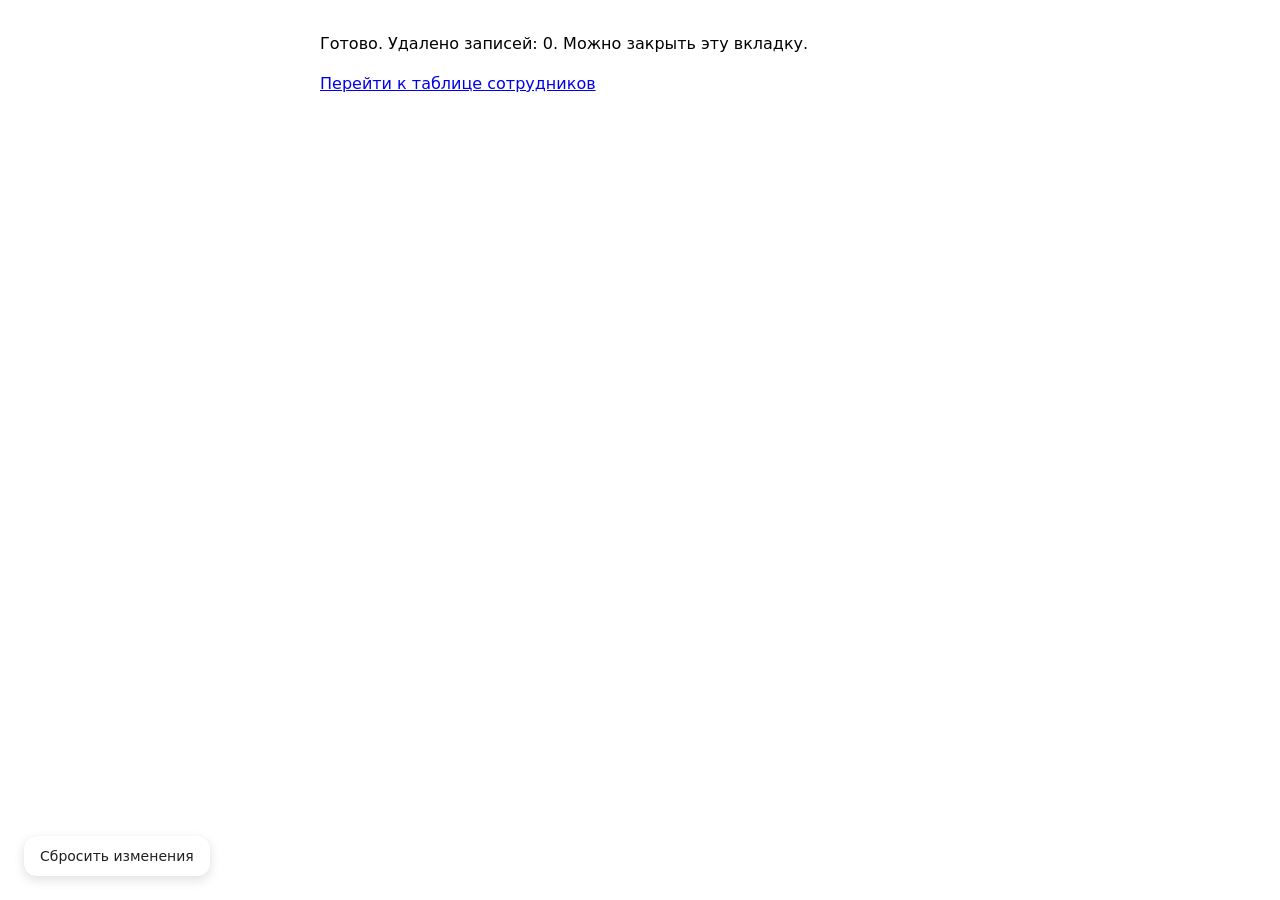
<file: reset-markup.html>
<!DOCTYPE html>
<html lang="ru">
<head>
  <meta charset="UTF-8" />
  <meta name="viewport" content="width=device-width, initial-scale=1" />
  <title>Сброс разметки</title>
  <style>
    body {
      font-family: system-ui, sans-serif;
      max-width: 40rem;
      margin: 2rem auto;
      padding: 0 1rem;
      line-height: 1.5;
    }
  </style>
</head>
<body>
  <p id="msg">Удаляю сохранённые разметки из localStorage…</p>
  <p><a id="back" href="employees-table.html" style="display: none">Перейти к таблице сотрудников</a></p>
  <script>
    (function () {
      var removed = 0;
      try {
        for (var i = localStorage.length - 1; i >= 0; i--) {
          var k = localStorage.key(i);
          if (k && k.indexOf("talentMarkup") === 0) {
            localStorage.removeItem(k);
            removed++;
          }
        }
        document.getElementById("msg").textContent =
          "Готово. Удалено записей: " + removed + ". Можно закрыть эту вкладку.";
      } catch (e) {
        document.getElementById("msg").textContent =
          "Не удалось очистить localStorage (ограничения браузера или приватный режим).";
      }
      document.getElementById("back").style.display = "inline";
    })();
  </script>
  <link rel="stylesheet" href="assets/fab-reset.css" />
  <script src="assets/fab-reset.js" defer></script>
</body>
</html>
</file>
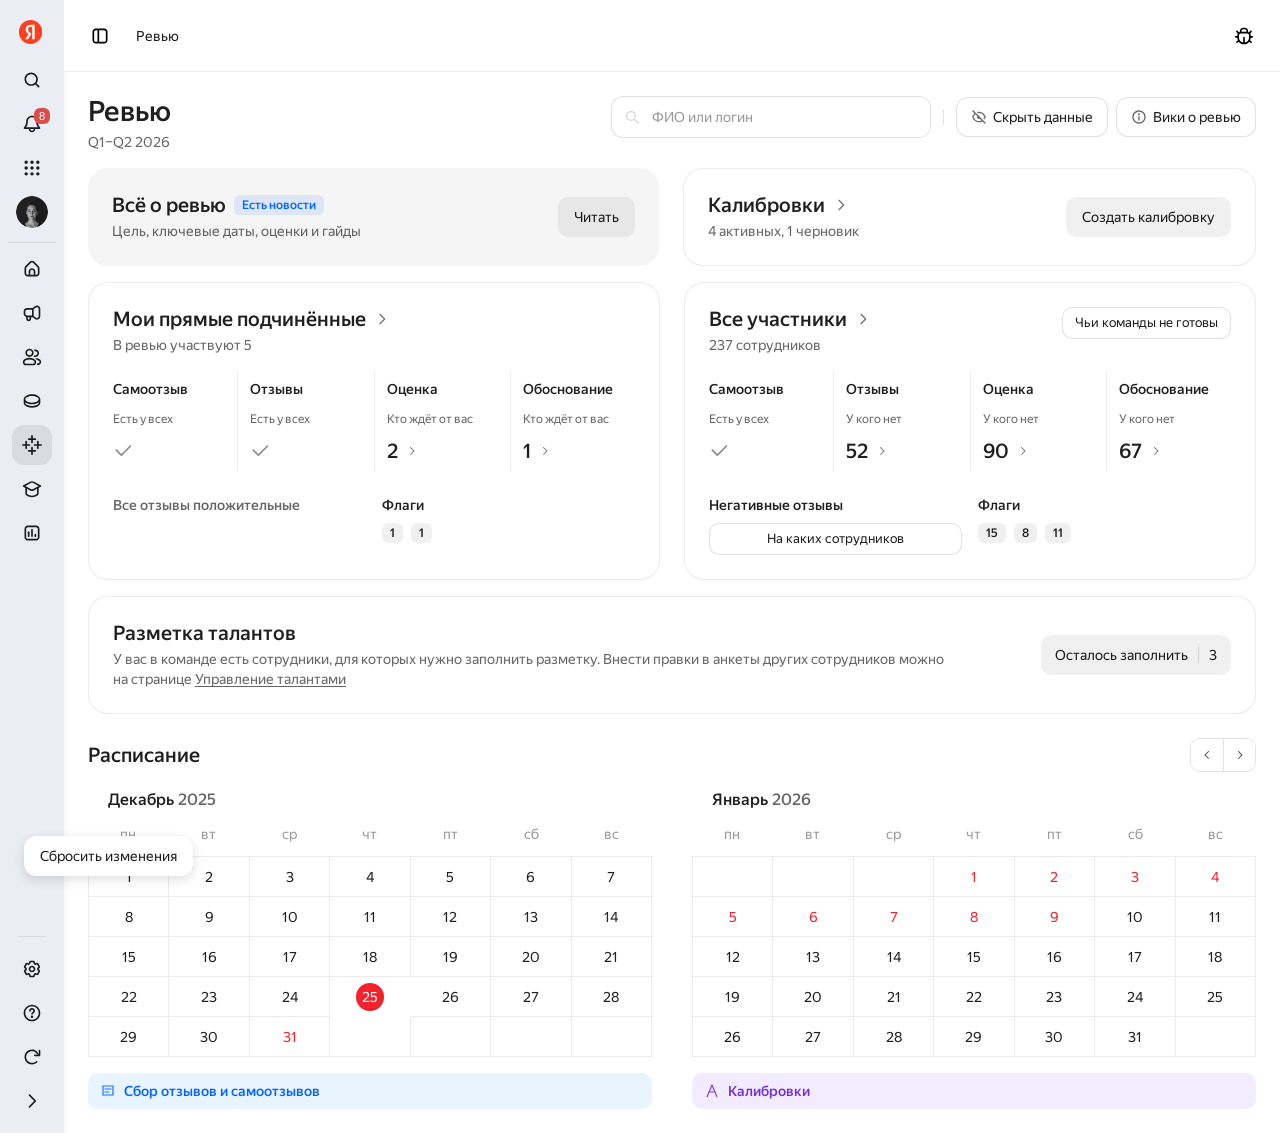
<file: review-home.html>
<!DOCTYPE html>
<html lang="ru">
<head>
  <meta charset="UTF-8" />
  <meta name="viewport" content="width=device-width, initial-scale=1" />
  <title>Главная ревью — прототип</title>
  <style>
    @font-face {
      font-family: "YS Text";
      src: url("./public/fonts/YS-Text-Regular.ttf") format("truetype");
      font-weight: 400;
      font-style: normal;
      font-display: swap;
    }
    @font-face {
      font-family: "YS Text";
      src: url("./public/fonts/YS-Text-Medium.ttf") format("truetype");
      font-weight: 500;
      font-style: normal;
      font-display: swap;
    }
    @font-face {
      font-family: "YS Text";
      src: url("./public/fonts/YS-Text-Bold.ttf") format("truetype");
      font-weight: 700;
      font-style: normal;
      font-display: swap;
    }

    :root {
      --text-primary: rgba(0, 0, 0, 0.88);
      --text-secondary: rgba(0, 0, 0, 0.6);
      --text-tertiary: rgba(0, 0, 0, 0.4);
      --border: rgba(0, 0, 0, 0.08);
      --border-strong: rgba(0, 0, 0, 0.12);
      --surface-100: #fff;
      --surface-0: #f5f5f5;
      --surface-muted: rgba(0, 0, 0, 0.04);
      --radius-control: 12px;
      --radius-inner: 10px;
      --radius-l: 20px;
      --space-xs: 8px;
      --space-m: 16px;
      --space-l: 20px;
      --space-xl: 24px;
      --space-2xl: 32px;
      --space-3xl: 40px;
      --header-h: 72px;
      --sidebar-w: 64px;
      --sidebar-rail-bg: #ebedf5;
      --sidebar-rail-hover: rgba(0, 0, 0, 0.06);
      --sidebar-rail-active: rgba(0, 0, 0, 0.08);
      --brand-yandex-red: #fc3f1d;
      --title-l: 28px;
      --title-l-lh: 32px;
      --title-s: 20px;
      --title-s-lh: 24px;
      --body-s: 14px;
      --body-s-lh: 20px;
      --body-m: 16px;
      --body-m-lh: 24px;
      --caption-m: 12px;
      --caption-m-lh: 16px;
      --control-fs: 14px;
      --control-lh: 20px;
      --tag-blue-bg: rgba(0, 100, 255, 0.1);
      --tag-blue-text: #0062ff;
      --tag-neutral-bg: rgba(0, 0, 0, 0.06);
      --event-blue-bg: #e8f4ff;
      --event-blue-text: #0062ff;
      --event-purple-bg: #f3ebff;
      --event-purple-text: #722ed1;
      --holiday: #f5222d;
    }

    *,
    *::before,
    *::after {
      box-sizing: border-box;
    }

    html,
    body {
      height: 100%;
      margin: 0;
      font-family: "YS Text", -apple-system, BlinkMacSystemFont, "Segoe UI", sans-serif;
      font-size: var(--body-s);
      line-height: var(--body-s-lh);
      color: var(--text-primary);
      background: var(--surface-100);
      -webkit-font-smoothing: antialiased;
    }

    .app {
      display: flex;
      min-height: 100%;
    }

    .sidebar.sidebar--rail {
      width: var(--sidebar-w);
      flex-shrink: 0;
      border-right: none;
      display: flex;
      flex-direction: column;
      align-items: center;
      background: var(--sidebar-rail-bg);
      box-shadow: 0 0 1px rgba(0, 0, 0, 0.06), 0 4px 12px rgba(0, 0, 0, 0.04);
    }

    .sidebar-rail__top {
      width: 100%;
      padding: 12px 10px 0;
      display: flex;
      flex-direction: column;
      align-items: center;
      gap: 4px;
    }

    .sidebar-rail__logo {
      display: flex;
      align-items: center;
      justify-content: center;
      width: 40px;
      height: 40px;
      border-radius: 100px;
      overflow: hidden;
      flex-shrink: 0;
      margin-bottom: 4px;
    }

    .sidebar-rail__logo img {
      width: 32px;
      height: 32px;
      display: block;
      object-fit: contain;
    }

    .sidebar-rail__tools {
      display: flex;
      flex-direction: column;
      align-items: center;
      gap: 4px;
      width: 100%;
    }

    .sidebar-rail__btn {
      width: 40px;
      height: 40px;
      padding: 0;
      border: none;
      border-radius: 12px;
      background: transparent;
      cursor: pointer;
      display: flex;
      align-items: center;
      justify-content: center;
      color: inherit;
      text-decoration: none;
      flex-shrink: 0;
      position: relative;
    }

    .sidebar-rail__btn:hover {
      background: var(--sidebar-rail-hover);
    }

    .sidebar-rail__btn--active {
      background: var(--sidebar-rail-active);
    }

    .sidebar-rail__btn--active:hover {
      background: var(--sidebar-rail-active);
    }

    .sidebar-rail__icon {
      width: 20px;
      height: 20px;
      display: block;
      object-fit: contain;
      opacity: 0.88;
    }

    .sidebar-rail__avatar {
      width: 32px;
      height: 32px;
      border-radius: 100px;
      object-fit: cover;
      display: block;
    }

    .sidebar-rail__badge {
      position: absolute;
      top: 4px;
      right: 2px;
      min-width: 16px;
      height: 16px;
      padding: 0 4px;
      border-radius: 6px;
      background: #da4e4e;
      color: #fff;
      font-size: 11px;
      font-weight: 500;
      line-height: 16px;
      text-align: center;
      font-feature-settings: "lnum" 1, "pnum" 1;
    }

    .sidebar-rail__divider {
      width: calc(100% - 16px);
      height: 1px;
      margin: 10px 0 6px;
      background: rgba(0, 0, 0, 0.08);
      flex-shrink: 0;
    }

    .sidebar-rail__nav {
      flex: 1;
      width: 100%;
      padding: 0 10px 12px;
      display: flex;
      flex-direction: column;
      align-items: center;
      gap: 4px;
      min-height: 0;
      overflow-y: auto;
    }

    .sidebar-rail__footer {
      width: 100%;
      padding: 0 10px 12px;
      display: flex;
      flex-direction: column;
      align-items: center;
      gap: 4px;
      flex-shrink: 0;
    }

    .sidebar-rail__footer .sidebar-rail__divider {
      margin-top: 0;
      margin-bottom: 8px;
    }

    .main {
      flex: 1;
      min-width: 0;
      display: flex;
      flex-direction: column;
    }

    .top-header {
      height: var(--header-h);
      flex-shrink: 0;
      display: flex;
      align-items: center;
      gap: var(--space-m);
      padding: 0 var(--space-m);
      border-bottom: 1px solid var(--border);
      background: var(--surface-100);
    }

    .icon-btn {
      width: 40px;
      height: 40px;
      border: none;
      background: transparent;
      border-radius: var(--radius-control);
      cursor: pointer;
      display: flex;
      align-items: center;
      justify-content: center;
      color: var(--text-primary);
    }

    .icon-btn:hover {
      background: var(--surface-muted);
    }

    .icon-btn .asset-icon {
      width: 20px;
      height: 20px;
      display: block;
      object-fit: contain;
      pointer-events: none;
    }

    .breadcrumbs {
      flex: 1;
      display: flex;
      align-items: center;
      min-width: 0;
      font-size: var(--body-s);
      line-height: var(--body-s-lh);
      color: var(--text-primary);
      font-feature-settings: "lnum" 1, "pnum" 1;
    }

    .main-scroll {
      flex: 1;
      overflow: auto;
    }

    .page-content {
      width: 100%;
      max-width: none;
      padding: var(--space-xl);
      display: flex;
      flex-direction: column;
      gap: var(--space-m);
      box-sizing: border-box;
    }

    .page-hero {
      display: flex;
      align-items: flex-start;
      justify-content: space-between;
      gap: var(--space-xl);
      flex-wrap: wrap;
    }

    .page-hero__titles {
      display: flex;
      flex-direction: column;
      gap: 4px;
      min-width: 0;
    }

    .page-hero__title {
      margin: 0;
      font-weight: 500;
      font-size: var(--title-l);
      line-height: var(--title-l-lh);
      font-feature-settings: "lnum" 1, "pnum" 1;
    }

    .page-hero__sub {
      margin: 0;
      font-size: var(--body-s);
      line-height: var(--body-s-lh);
      color: var(--text-secondary);
      font-feature-settings: "lnum" 1, "pnum" 1;
    }

    .page-hero__actions {
      display: flex;
      align-items: center;
      gap: var(--space-xs);
      flex-shrink: 0;
    }

    .search-field {
      display: flex;
      align-items: stretch;
      width: 320px;
      min-height: 40px;
      border: 1px solid var(--border-strong);
      border-radius: var(--radius-control);
      background: var(--surface-100);
      overflow: hidden;
    }

    .search-field__icon {
      display: flex;
      align-items: center;
      justify-content: center;
      width: 40px;
      flex-shrink: 0;
      color: var(--text-tertiary);
    }

    .search-field__icon svg {
      width: 16px;
      height: 16px;
    }

    .search-field__input {
      flex: 1;
      border: none;
      outline: none;
      font-family: inherit;
      font-size: var(--control-fs);
      line-height: var(--control-lh);
      color: var(--text-primary);
      padding: 10px 12px 10px 0;
      min-width: 0;
      font-feature-settings: "lnum" 1, "pnum" 1;
    }

    .search-field__input::placeholder {
      color: var(--text-tertiary);
    }

    .v-divider {
      width: 1px;
      height: 16px;
      background: var(--border-strong);
      margin: 0 4px;
      align-self: center;
    }

    .btn-secondary {
      display: inline-flex;
      align-items: center;
      justify-content: center;
      gap: 6px;
      height: 40px;
      padding: 0 14px;
      border-radius: var(--radius-control);
      border: 1px solid var(--border-strong);
      background: var(--surface-100);
      font-family: inherit;
      font-size: var(--control-fs);
      line-height: var(--control-lh);
      font-weight: 400;
      color: var(--text-primary);
      cursor: pointer;
      white-space: nowrap;
      font-feature-settings: "lnum" 1, "pnum" 1;
    }

    .btn-secondary:hover {
      background: var(--surface-muted);
    }

    .btn-secondary--sm {
      height: 32px;
      padding: 0 12px;
      font-size: 13px;
      line-height: 18px;
      border-radius: var(--radius-inner);
    }

    .btn-secondary__icon {
      width: 16px;
      height: 16px;
      opacity: 0.6;
      flex-shrink: 0;
    }

    .btn-group {
      display: flex;
      align-items: stretch;
      border: 1px solid var(--border-strong);
      border-radius: var(--radius-inner);
      overflow: hidden;
    }

    .btn-group__btn {
      width: 32px;
      height: 32px;
      border: none;
      background: var(--surface-100);
      cursor: pointer;
      display: flex;
      align-items: center;
      justify-content: center;
      padding: 0;
    }

    .btn-group__btn:hover {
      background: var(--surface-muted);
    }

    .btn-group__btn + .btn-group__btn {
      border-left: 1px solid var(--border-strong);
    }

    .btn-group__btn img {
      width: 12px;
      height: 12px;
      display: block;
      opacity: 0.75;
    }

    .btn-group__btn--prev img {
      transform: rotate(90deg);
    }

    .btn-group__btn--next img {
      transform: rotate(-90deg);
    }

    .row-2col {
      display: flex;
      gap: var(--space-xl);
      align-items: stretch;
    }

    .row-2col > * {
      flex: 1 1 0;
      min-width: 0;
    }

    .card-promo {
      display: flex;
      align-items: center;
      gap: var(--space-m);
      padding: var(--space-xl);
      border-radius: var(--radius-l);
      min-height: 96px;
    }

    .card-promo--fill {
      background: var(--surface-0);
    }

    .card-promo--outline {
      background: var(--surface-100);
      border: 1px solid var(--border);
    }

    .card-promo__text {
      flex: 1;
      min-width: 0;
      display: flex;
      flex-direction: column;
      gap: 4px;
    }

    .card-promo__title-row {
      display: flex;
      align-items: center;
      gap: var(--space-xs);
      flex-wrap: wrap;
    }

    .card-promo__title {
      margin: 0;
      font-weight: 500;
      font-size: var(--title-s);
      line-height: var(--title-s-lh);
      font-feature-settings: "lnum" 1, "pnum" 1;
    }

    .card-promo__chev {
      width: 16px;
      height: 16px;
      opacity: 0.55;
      display: block;
    }

    .card-promo__desc {
      margin: 0;
      font-size: var(--body-s);
      line-height: var(--body-s-lh);
      color: var(--text-secondary);
      font-feature-settings: "lnum" 1, "pnum" 1;
    }

    .tag-status {
      display: inline-flex;
      align-items: center;
      padding: 2px 8px;
      border-radius: 6px;
      font-size: var(--caption-m);
      line-height: var(--caption-m-lh);
      font-weight: 500;
      font-feature-settings: "lnum" 1, "pnum" 1;
    }

    .tag-status--blue {
      background: var(--tag-blue-bg);
      color: var(--tag-blue-text);
    }

    .tag-status--neutral {
      background: var(--tag-neutral-bg);
      color: var(--text-primary);
    }

    .btn-pill {
      display: inline-flex;
      align-items: center;
      justify-content: center;
      height: 40px;
      padding: 0 16px;
      border-radius: var(--radius-inner);
      border: none;
      background: rgba(0, 0, 0, 0.06);
      font-family: inherit;
      font-size: var(--control-fs);
      line-height: var(--control-lh);
      font-weight: 400;
      color: var(--text-primary);
      cursor: pointer;
      white-space: nowrap;
      font-feature-settings: "lnum" 1, "pnum" 1;
    }

    .btn-pill:hover {
      background: rgba(0, 0, 0, 0.08);
    }

    .card-wide {
      border: 1px solid var(--border);
      border-radius: var(--radius-l);
      padding: var(--space-m) var(--space-m) var(--space-xl);
      display: flex;
      flex-direction: column;
      gap: var(--space-m);
      background: var(--surface-100);
    }

    .card-wide__head {
      padding: var(--space-xs) var(--space-xs) 0;
      display: flex;
      align-items: flex-start;
      justify-content: space-between;
      gap: var(--space-m);
      flex-wrap: wrap;
    }

    .card-wide__head-text {
      display: flex;
      flex-direction: column;
      gap: 4px;
      min-width: 0;
    }

    .card-wide__title-row {
      display: flex;
      align-items: center;
      gap: var(--space-xs);
    }

    .card-wide__title {
      margin: 0;
      font-weight: 500;
      font-size: var(--title-s);
      line-height: var(--title-s-lh);
      font-feature-settings: "lnum" 1, "pnum" 1;
    }

    .card-wide__sub {
      margin: 0;
      font-size: var(--body-s);
      line-height: var(--body-s-lh);
      color: var(--text-secondary);
      font-feature-settings: "lnum" 1, "pnum" 1;
    }

    .checklist {
      display: flex;
      align-items: stretch;
      gap: 4px;
      width: 100%;
    }

    .checklist__col {
      flex: 1 1 0;
      min-width: 0;
      padding: var(--space-xs);
      border-radius: var(--space-xs);
      display: flex;
      flex-direction: column;
      gap: 12px;
    }

    .checklist__divider {
      width: 1px;
      align-self: stretch;
      min-height: 74px;
      background: var(--border);
      flex-shrink: 0;
    }

    .checklist__label {
      margin: 0;
      font-weight: 500;
      font-size: var(--body-s);
      line-height: var(--body-s-lh);
      font-feature-settings: "lnum" 1, "pnum" 1;
    }

    .checklist__hint {
      margin: 0;
      font-size: var(--caption-m);
      line-height: var(--caption-m-lh);
      color: var(--text-secondary);
      font-feature-settings: "lnum" 1, "pnum" 1;
    }

    .checklist__value {
      display: flex;
      align-items: center;
      gap: var(--space-xs);
      min-height: 24px;
    }

    .checklist__check {
      width: 20px;
      height: 20px;
      display: block;
      opacity: 0.45;
    }

    .checklist__num {
      margin: 0;
      font-weight: 500;
      font-size: var(--title-s);
      line-height: var(--title-s-lh);
      font-feature-settings: "lnum" 1, "pnum" 1;
    }

    .checklist__arrow {
      width: 12px;
      height: 12px;
      opacity: 0.55;
      display: block;
    }

    .card-wide__footer {
      display: flex;
      gap: var(--space-m);
      padding: var(--space-xs) var(--space-xs) 0;
      flex-wrap: wrap;
    }

    .card-wide__footer-col {
      flex: 1 1 200px;
      min-width: 0;
      display: flex;
      flex-direction: column;
      gap: var(--space-xs);
    }

    .card-wide__footer-label {
      margin: 0;
      font-weight: 500;
      font-size: var(--body-s);
      line-height: var(--body-s-lh);
      color: var(--text-secondary);
      font-feature-settings: "lnum" 1, "pnum" 1;
    }

    .card-wide__footer-label--dark {
      color: var(--text-primary);
    }

    .flags-row {
      display: flex;
      flex-wrap: wrap;
      gap: var(--space-xs);
    }

    .card-talent {
      display: flex;
      align-items: center;
      gap: var(--space-m);
      padding: var(--space-xl);
      border: 1px solid var(--border);
      border-radius: var(--radius-l);
      background: var(--surface-100);
    }

    .card-talent__text {
      flex: 1;
      min-width: 0;
      display: flex;
      flex-direction: column;
      gap: 4px;
    }

    .card-talent__title {
      margin: 0;
      font-weight: 500;
      font-size: var(--title-s);
      line-height: var(--title-s-lh);
      font-feature-settings: "lnum" 1, "pnum" 1;
    }

    .card-talent__desc {
      margin: 0;
      font-size: var(--body-s);
      line-height: var(--body-s-lh);
      color: var(--text-secondary);
      font-feature-settings: "lnum" 1, "pnum" 1;
    }

    .card-talent__desc a {
      color: inherit;
      text-decoration: underline;
      text-underline-offset: 2px;
    }

    .pill-count {
      display: inline-flex;
      align-items: center;
      height: 40px;
      padding: 0 14px;
      border-radius: var(--radius-inner);
      background: rgba(0, 0, 0, 0.06);
      font-size: var(--control-fs);
      line-height: var(--control-lh);
      color: var(--text-primary);
      white-space: nowrap;
      font-feature-settings: "lnum" 1, "pnum" 1;
      text-decoration: none;
    }

    .pill-count:hover {
      background: rgba(0, 0, 0, 0.08);
      text-decoration: none;
    }

    .pill-count__sep {
      margin: 0 10px;
      width: 1px;
      height: 16px;
      background: var(--border-strong);
      display: inline-block;
      vertical-align: middle;
    }

    .schedule {
      display: flex;
      flex-direction: column;
      gap: var(--space-m);
      padding-top: var(--space-xs);
    }

    .schedule__head {
      display: flex;
      align-items: center;
      justify-content: space-between;
      gap: var(--space-m);
    }

    .schedule__title {
      margin: 0;
      font-weight: 500;
      font-size: var(--title-s);
      line-height: var(--title-s-lh);
      font-feature-settings: "lnum" 1, "pnum" 1;
    }

    .calendars {
      display: flex;
      gap: var(--space-3xl);
      align-items: flex-start;
    }

    .cal-month {
      flex: 1 1 0;
      min-width: 0;
    }

    .cal-month__title {
      display: flex;
      align-items: center;
      gap: 4px;
      padding: 0 var(--space-l);
      margin-bottom: 0;
      font-weight: 500;
      font-size: var(--body-m);
      line-height: var(--body-m-lh);
      font-feature-settings: "lnum" 1, "pnum" 1;
    }

    .cal-month__title-year {
      color: var(--text-secondary);
      font-weight: 500;
    }

    .cal-weekdays {
      display: grid;
      grid-template-columns: repeat(7, 1fr);
    }

    .cal-weekdays span {
      text-align: center;
      padding: 12px var(--space-2xl);
      font-size: var(--body-s);
      line-height: var(--body-s-lh);
      color: var(--text-tertiary);
      font-feature-settings: "lnum" 1, "pnum" 1;
    }

    .cal-grid {
      display: grid;
      grid-template-columns: repeat(7, 1fr);
      border-top: 1px solid var(--border);
      border-left: 1px solid var(--border);
    }

    .cal-cell {
      min-height: 40px;
      border-right: 1px solid var(--border);
      border-bottom: 1px solid var(--border);
      display: flex;
      align-items: center;
      justify-content: center;
      font-size: var(--body-s);
      line-height: var(--body-s-lh);
      font-feature-settings: "lnum" 1, "pnum" 1;
    }

    .cal-cell--muted {
      color: transparent;
      user-select: none;
    }

    .cal-cell--holiday {
      color: var(--holiday);
    }

    .cal-cell--mark {
      background: var(--holiday);
      color: #fff;
      border-radius: 100px;
      width: 28px;
      height: 28px;
      min-height: 28px;
      margin: 6px auto;
    }

    .cal-events {
      margin-top: var(--space-m);
      display: flex;
      flex-direction: column;
      gap: var(--space-xs);
    }

    .cal-event {
      display: flex;
      align-items: center;
      gap: 8px;
      padding: 8px 12px;
      border-radius: var(--radius-inner);
      font-size: var(--body-s);
      line-height: var(--body-s-lh);
      font-weight: 500;
      font-feature-settings: "lnum" 1, "pnum" 1;
    }

    .cal-event--blue {
      background: var(--event-blue-bg);
      color: var(--event-blue-text);
    }

    .cal-event--purple {
      background: var(--event-purple-bg);
      color: var(--event-purple-text);
    }

    .cal-event__ic {
      width: 16px;
      height: 16px;
      flex-shrink: 0;
      opacity: 0.9;
    }

    @media (max-width: 1100px) {
      .app {
        flex-direction: column;
      }
      .sidebar.sidebar--rail {
        width: 100%;
        flex-direction: row;
        flex-wrap: wrap;
        align-items: center;
        justify-content: flex-start;
        border-right: none;
        border-bottom: 1px solid var(--border);
        box-shadow: none;
      }
      .sidebar-rail__top {
        flex-direction: row;
        width: auto;
        padding: 8px;
        gap: 4px;
      }
      .sidebar-rail__logo {
        margin-bottom: 0;
      }
      .sidebar-rail__tools {
        flex-direction: row;
      }
      .sidebar-rail__divider {
        display: none;
      }
      .sidebar-rail__nav {
        flex: 1 1 auto;
        flex-direction: row;
        flex-wrap: wrap;
        justify-content: center;
        padding: 8px;
        overflow: visible;
      }
      .sidebar-rail__footer {
        flex-direction: row;
        width: auto;
        padding: 8px;
      }
      .sidebar-rail__footer .sidebar-rail__divider {
        display: none;
      }
      .row-2col {
        flex-direction: column;
      }
      .search-field {
        width: 100%;
        max-width: 320px;
      }
      .page-hero {
        flex-direction: column;
        align-items: stretch;
      }
      .page-hero__actions {
        flex-wrap: wrap;
      }
      .calendars {
        flex-direction: column;
      }
    }
  </style>
</head>
<body>
  <div class="app">
    <aside class="sidebar sidebar--rail" aria-label="Навигация">
      <div class="sidebar-rail__top">
        <a class="sidebar-rail__logo" href="review-home.html" title="Яндекс" aria-label="Яндекс">
          <img src="assets/icons/Logo.svg" width="32" height="32" alt="" decoding="async" />
        </a>
        <div class="sidebar-rail__tools">
          <button type="button" class="sidebar-rail__btn" title="Поиск" aria-label="Поиск">
            <img class="sidebar-rail__icon" src="assets/icons/Search.svg" width="20" height="20" alt="" decoding="async" />
          </button>
          <button type="button" class="sidebar-rail__btn" title="Уведомления" aria-label="Уведомления">
            <img class="sidebar-rail__icon" src="assets/icons/Notifications.svg" width="20" height="20" alt="" decoding="async" />
            <span class="sidebar-rail__badge" aria-hidden="true">8</span>
          </button>
          <button type="button" class="sidebar-rail__btn" title="Все сервисы" aria-label="Все сервисы">
            <img class="sidebar-rail__icon" src="assets/icons/Grid%20Dots.svg" width="20" height="20" alt="" decoding="async" />
          </button>
          <button type="button" class="sidebar-rail__btn" title="Профиль" aria-label="Профиль">
            <img class="sidebar-rail__avatar" src="assets/avatars/Irina.png" width="32" height="32" alt="" decoding="async" />
          </button>
        </div>
      </div>
      <div class="sidebar-rail__divider" aria-hidden="true"></div>
      <nav class="sidebar-rail__nav" aria-label="Разделы Talent">
        <a class="sidebar-rail__btn" href="review-home.html" title="Главная">
          <img class="sidebar-rail__icon" src="assets/icons/Home.svg" width="20" height="20" alt="" decoding="async" />
        </a>
        <a class="sidebar-rail__btn" href="#" title="Сигналы" onclick="return false;">
          <img class="sidebar-rail__icon" src="assets/icons/Megaphone.svg" width="20" height="20" alt="" decoding="async" />
        </a>
        <a class="sidebar-rail__btn" href="employees-table.html" title="Потолки">
          <img class="sidebar-rail__icon" src="assets/icons/Group.svg" width="20" height="20" alt="" decoding="async" />
        </a>
        <a class="sidebar-rail__btn" href="#" title="Финансы" onclick="return false;">
          <img class="sidebar-rail__icon" src="assets/icons/Finance%20_%20Coin%20_%20On.svg" width="20" height="20" alt="" decoding="async" />
        </a>
        <a class="sidebar-rail__btn sidebar-rail__btn--active" href="review-home.html" title="Перформанс" aria-current="page">
          <img class="sidebar-rail__icon" src="assets/icons/Review%20_%20Fantastic.svg" width="20" height="20" alt="" decoding="async" />
        </a>
        <a class="sidebar-rail__btn" href="index.html" title="Планы развития">
          <img class="sidebar-rail__icon" src="assets/icons/Graduation%20Cap.svg" width="20" height="20" alt="" decoding="async" />
        </a>
        <a class="sidebar-rail__btn" href="#" title="Офис" onclick="return false;">
          <img class="sidebar-rail__icon" src="assets/icons/Chart.svg" width="20" height="20" alt="" decoding="async" />
        </a>
      </nav>
      <div class="sidebar-rail__footer">
        <div class="sidebar-rail__divider" aria-hidden="true"></div>
        <a class="sidebar-rail__btn" href="#" title="Настройки" onclick="return false;">
          <img class="sidebar-rail__icon" src="assets/icons/Settings.svg" width="20" height="20" alt="" decoding="async" />
        </a>
        <a class="sidebar-rail__btn" href="#" title="Поделитесь мнением" onclick="return false;">
          <img class="sidebar-rail__icon" src="assets/icons/Help.svg" width="20" height="20" alt="" decoding="async" />
        </a>
        <button type="button" class="sidebar-rail__btn" title="Обновить" aria-label="Обновить">
          <img class="sidebar-rail__icon" src="assets/icons/Refresh.svg" width="20" height="20" alt="" decoding="async" />
        </button>
        <button type="button" class="sidebar-rail__btn" title="Развернуть панель" aria-label="Развернуть панель">
          <img class="sidebar-rail__icon" src="assets/icons/Arrow%20_%20Short%20_%20Right.svg" width="20" height="20" alt="" decoding="async" />
        </button>
      </div>
    </aside>

    <div class="main">
      <header class="top-header">
        <button type="button" class="icon-btn" aria-label="Меню">
          <img class="asset-icon" src="assets/icons/Sidebar%20_%20Left.svg" width="20" height="20" alt="" decoding="async" />
        </button>
        <nav class="breadcrumbs" aria-label="Текущий раздел">Ревью</nav>
        <button type="button" class="icon-btn" aria-label="Сообщить об ошибке">
          <img class="asset-icon" src="assets/icons/Bug.svg" width="20" height="20" alt="" decoding="async" />
        </button>
      </header>

      <div class="main-scroll">
        <div class="page-content">
          <div class="page-hero">
            <div class="page-hero__titles">
              <h1 class="page-hero__title">Ревью</h1>
              <p class="page-hero__sub">Q1–Q2 2026</p>
            </div>
            <div class="page-hero__actions">
              <label class="search-field">
                <span class="search-field__icon" aria-hidden="true">
                  <svg viewBox="0 0 16 16" fill="none" xmlns="http://www.w3.org/2000/svg">
                    <path
                      d="M7 12A5 5 0 1 0 7 2a5 5 0 0 0 0 10Zm0-1.2A3.8 3.8 0 1 1 7 3.2 3.8 3.8 0 0 1 7 10.8Z"
                      fill="currentColor"
                      opacity="0.45"
                    />
                    <path d="m10.8 10.8 3.4 3.4" stroke="currentColor" stroke-width="1.2" stroke-linecap="round" opacity="0.45" />
                  </svg>
                </span>
                <input class="search-field__input" type="search" placeholder="ФИО или логин" autocomplete="off" />
              </label>
              <span class="v-divider" aria-hidden="true"></span>
              <button type="button" class="btn-secondary">
                <img class="btn-secondary__icon" src="assets/icons/Eye%20_%20Off.svg" alt="" aria-hidden="true" width="16" height="16" />
                Скрыть данные
              </button>
              <button type="button" class="btn-secondary">
                <img class="btn-secondary__icon" src="assets/icons/Info.svg" alt="" aria-hidden="true" width="16" height="16" />
                Вики о ревью
              </button>
            </div>
          </div>

          <div class="row-2col">
            <section class="card-promo card-promo--fill" aria-labelledby="card-review-all">
              <div class="card-promo__text">
                <div class="card-promo__title-row">
                  <h2 class="card-promo__title" id="card-review-all">Всё о ревью</h2>
                  <span class="tag-status tag-status--blue">Есть новости</span>
                </div>
                <p class="card-promo__desc">Цель, ключевые даты, оценки и гайды</p>
              </div>
              <button type="button" class="btn-pill">Читать</button>
            </section>
            <section class="card-promo card-promo--outline" aria-labelledby="card-cal">
              <div class="card-promo__text">
                <div class="card-promo__title-row">
                  <h2 class="card-promo__title" id="card-cal">Калибровки</h2>
                  <img class="card-promo__chev" src="assets/icons/Arrow%20_%20Short%20_%20Down.svg" alt="" style="transform: rotate(-90deg)" width="16" height="16" />
                </div>
                <p class="card-promo__desc">4 активных, 1 черновик</p>
              </div>
              <button type="button" class="btn-pill">Создать калибровку</button>
            </section>
          </div>

          <div class="row-2col">
            <section class="card-wide" aria-labelledby="direct-title">
              <div class="card-wide__head">
                <div class="card-wide__head-text">
                  <div class="card-wide__title-row">
                    <h2 class="card-wide__title" id="direct-title">Мои прямые подчинённые</h2>
                    <img class="card-promo__chev" src="assets/icons/Arrow%20_%20Short%20_%20Down.svg" alt="" style="transform: rotate(-90deg)" width="16" height="16" />
                  </div>
                  <p class="card-wide__sub">В ревью участвуют 5</p>
                </div>
              </div>
              <div class="checklist">
                <div class="checklist__col">
                  <p class="checklist__label">Самоотзыв</p>
                  <p class="checklist__hint">Есть у всех</p>
                  <div class="checklist__value">
                    <img class="checklist__check" src="assets/icons/Check.svg" alt="" aria-hidden="true" />
                  </div>
                </div>
                <div class="checklist__divider" aria-hidden="true"></div>
                <div class="checklist__col">
                  <p class="checklist__label">Отзывы</p>
                  <p class="checklist__hint">Есть у всех</p>
                  <div class="checklist__value">
                    <img class="checklist__check" src="assets/icons/Check.svg" alt="" aria-hidden="true" />
                  </div>
                </div>
                <div class="checklist__divider" aria-hidden="true"></div>
                <div class="checklist__col">
                  <p class="checklist__label">Оценка</p>
                  <p class="checklist__hint">Кто ждёт от вас</p>
                  <div class="checklist__value">
                    <span class="checklist__num">2</span>
                    <img class="checklist__arrow" src="assets/icons/Arrow%20_%20Short%20_%20Down.svg" alt="" style="transform: rotate(-90deg)" />
                  </div>
                </div>
                <div class="checklist__divider" aria-hidden="true"></div>
                <div class="checklist__col">
                  <p class="checklist__label">Обоснование</p>
                  <p class="checklist__hint">Кто ждёт от вас</p>
                  <div class="checklist__value">
                    <span class="checklist__num">1</span>
                    <img class="checklist__arrow" src="assets/icons/Arrow%20_%20Short%20_%20Down.svg" alt="" style="transform: rotate(-90deg)" />
                  </div>
                </div>
              </div>
              <div class="card-wide__footer">
                <div class="card-wide__footer-col">
                  <p class="card-wide__footer-label">Все отзывы положительные</p>
                </div>
                <div class="card-wide__footer-col">
                  <p class="card-wide__footer-label card-wide__footer-label--dark">Флаги</p>
                  <div class="flags-row">
                    <span class="tag-status tag-status--neutral">1</span>
                    <span class="tag-status tag-status--neutral">1</span>
                  </div>
                </div>
              </div>
            </section>

            <section class="card-wide" aria-labelledby="all-part-title">
              <div class="card-wide__head">
                <div class="card-wide__head-text">
                  <div class="card-wide__title-row">
                    <h2 class="card-wide__title" id="all-part-title">Все участники</h2>
                    <img class="card-promo__chev" src="assets/icons/Arrow%20_%20Short%20_%20Down.svg" alt="" style="transform: rotate(-90deg)" width="16" height="16" />
                  </div>
                  <p class="card-wide__sub">237 сотрудников</p>
                </div>
                <button type="button" class="btn-secondary btn-secondary--sm">Чьи команды не готовы</button>
              </div>
              <div class="checklist">
                <div class="checklist__col">
                  <p class="checklist__label">Самоотзыв</p>
                  <p class="checklist__hint">Есть у всех</p>
                  <div class="checklist__value">
                    <img class="checklist__check" src="assets/icons/Check.svg" alt="" aria-hidden="true" />
                  </div>
                </div>
                <div class="checklist__divider" aria-hidden="true"></div>
                <div class="checklist__col">
                  <p class="checklist__label">Отзывы</p>
                  <p class="checklist__hint">У кого нет</p>
                  <div class="checklist__value">
                    <span class="checklist__num">52</span>
                    <img class="checklist__arrow" src="assets/icons/Arrow%20_%20Short%20_%20Down.svg" alt="" style="transform: rotate(-90deg)" />
                  </div>
                </div>
                <div class="checklist__divider" aria-hidden="true"></div>
                <div class="checklist__col">
                  <p class="checklist__label">Оценка</p>
                  <p class="checklist__hint">У кого нет</p>
                  <div class="checklist__value">
                    <span class="checklist__num">90</span>
                    <img class="checklist__arrow" src="assets/icons/Arrow%20_%20Short%20_%20Down.svg" alt="" style="transform: rotate(-90deg)" />
                  </div>
                </div>
                <div class="checklist__divider" aria-hidden="true"></div>
                <div class="checklist__col">
                  <p class="checklist__label">Обоснование</p>
                  <p class="checklist__hint">У кого нет</p>
                  <div class="checklist__value">
                    <span class="checklist__num">67</span>
                    <img class="checklist__arrow" src="assets/icons/Arrow%20_%20Short%20_%20Down.svg" alt="" style="transform: rotate(-90deg)" />
                  </div>
                </div>
              </div>
              <div class="card-wide__footer">
                <div class="card-wide__footer-col">
                  <p class="card-wide__footer-label card-wide__footer-label--dark">Негативные отзывы</p>
                  <button type="button" class="btn-secondary btn-secondary--sm">На каких сотрудников</button>
                </div>
                <div class="card-wide__footer-col">
                  <p class="card-wide__footer-label card-wide__footer-label--dark">Флаги</p>
                  <div class="flags-row">
                    <span class="tag-status tag-status--neutral">15</span>
                    <span class="tag-status tag-status--neutral">8</span>
                    <span class="tag-status tag-status--neutral">11</span>
                  </div>
                </div>
              </div>
            </section>
          </div>

          <section class="card-talent" aria-labelledby="talent-title">
            <div class="card-talent__text">
              <h2 class="card-talent__title" id="talent-title">Разметка талантов</h2>
              <p class="card-talent__desc">
                У вас в&nbsp;команде есть сотрудники, для которых нужно заполнить разметку. Внести правки в&nbsp;анкеты других сотрудников можно на&nbsp;странице
                <a href="#">Управление талантами</a>
              </p>
            </div>
            <a class="pill-count" href="employees-table.html"><span>Осталось заполнить</span><span class="pill-count__sep" aria-hidden="true"></span><span>3</span></a>
          </section>

          <section class="schedule" aria-labelledby="sched-title">
            <div class="schedule__head">
              <h2 class="schedule__title" id="sched-title">Расписание</h2>
              <div class="btn-group" role="group" aria-label="Переключить месяц">
                <button type="button" class="btn-group__btn btn-group__btn--prev" aria-label="Назад">
                  <img src="assets/icons/Arrow%20_%20Short%20_%20Down.svg" alt="" />
                </button>
                <button type="button" class="btn-group__btn btn-group__btn--next" aria-label="Вперёд">
                  <img src="assets/icons/Arrow%20_%20Short%20_%20Down.svg" alt="" />
                </button>
              </div>
            </div>
            <div class="calendars">
              <div class="cal-month">
                <div class="cal-month__title">
                  <span>Декабрь</span>
                  <span class="cal-month__title-year">2025</span>
                </div>
                <div class="cal-weekdays">
                  <span>пн</span><span>вт</span><span>ср</span><span>чт</span><span>пт</span><span>сб</span><span>вс</span>
                </div>
                <div class="cal-grid" id="cal-dec"></div>
                <div class="cal-events">
                  <div class="cal-event cal-event--blue">
                    <svg class="cal-event__ic" viewBox="0 0 16 16" fill="none" aria-hidden="true">
                      <path d="M3 3h10v9H3z" stroke="currentColor" stroke-width="1.2" />
                      <path d="M5 6h6M5 9h4" stroke="currentColor" stroke-width="1.2" stroke-linecap="round" />
                    </svg>
                    Сбор отзывов и самоотзывов
                  </div>
                </div>
              </div>
              <div class="cal-month">
                <div class="cal-month__title">
                  <span>Январь</span>
                  <span class="cal-month__title-year">2026</span>
                </div>
                <div class="cal-weekdays">
                  <span>пн</span><span>вт</span><span>ср</span><span>чт</span><span>пт</span><span>сб</span><span>вс</span>
                </div>
                <div class="cal-grid" id="cal-jan"></div>
                <div class="cal-events">
                  <div class="cal-event cal-event--purple">
                    <svg class="cal-event__ic" viewBox="0 0 16 16" fill="none" aria-hidden="true">
                      <path d="M3 14 8 2l5 12" stroke="currentColor" stroke-width="1.2" stroke-linejoin="round" />
                      <path d="M6 9h4" stroke="currentColor" stroke-width="1.2" stroke-linecap="round" />
                    </svg>
                    Калибровки
                  </div>
                </div>
              </div>
            </div>
          </section>
        </div>
      </div>
    </div>
  </div>
  <script>
    (function () {
      /* js getDay(): вс=0 … сб=6; сетка с пн: ведущие пустые = (getDay + 6) % 7 */
      function padMonth(firstDayGetDay, daysInMonth, holidays, markDay) {
        var frag = document.createDocumentFragment();
        var monStart = (firstDayGetDay + 6) % 7;
        var i;
        for (i = 0; i < monStart; i++) {
          var e = document.createElement("div");
          e.className = "cal-cell cal-cell--muted";
          e.textContent = "";
          frag.appendChild(e);
        }
        for (var d = 1; d <= daysInMonth; d++) {
          var c = document.createElement("div");
          c.className = "cal-cell";
          c.textContent = String(d);
          if (holidays[d]) c.classList.add("cal-cell--holiday");
          if (markDay === d) c.classList.add("cal-cell--mark");
          frag.appendChild(c);
        }
        var total = monStart + daysInMonth;
        var tail = (7 - (total % 7)) % 7;
        for (i = 0; i < tail; i++) {
          var t = document.createElement("div");
          t.className = "cal-cell cal-cell--muted";
          t.textContent = "";
          frag.appendChild(t);
        }
        return frag;
      }
      var dec = document.getElementById("cal-dec");
      var jan = document.getElementById("cal-jan");
      if (dec) {
        var hDec = { 31: true };
        dec.appendChild(padMonth(new Date(2025, 11, 1).getDay(), 31, hDec, 25));
      }
      if (jan) {
        var hJan = { 1: true, 2: true, 3: true, 4: true, 5: true, 6: true, 7: true, 8: true, 9: true };
        jan.appendChild(padMonth(new Date(2026, 0, 1).getDay(), 31, hJan, null));
      }
    })();
  </script>
  <link rel="stylesheet" href="assets/fab-reset.css" />
  <script src="assets/fab-reset.js" defer></script>
</body>
</html>
</file>
